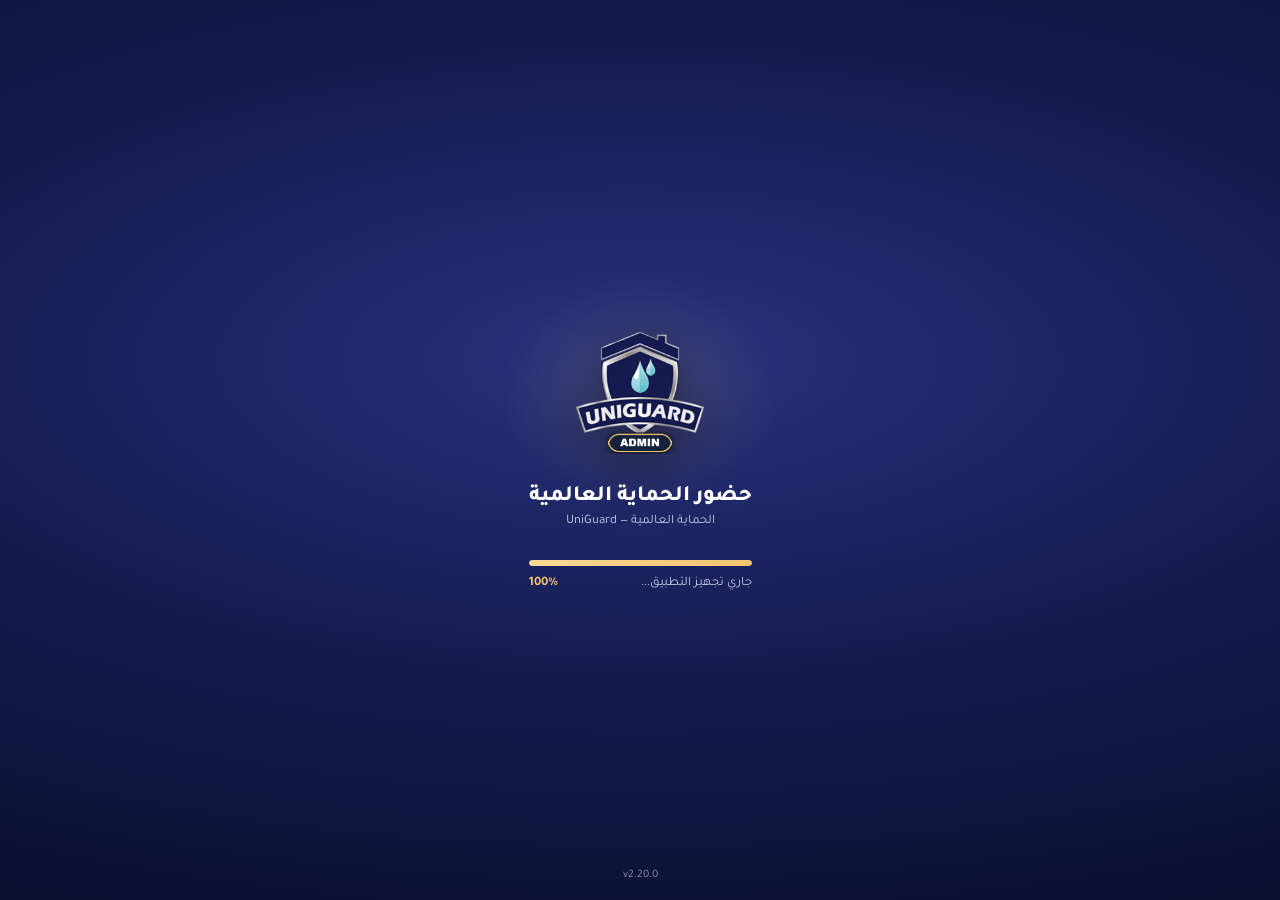
<file: admin.html>
<!DOCTYPE html>
<html lang="ar" dir="rtl">
<head>
<meta charset="UTF-8">
<meta name="viewport" content="width=device-width, initial-scale=1, maximum-scale=1, user-scalable=no, viewport-fit=cover">
<meta name="theme-color" content="#141a4d">
<meta name="mobile-web-app-capable" content="yes">
<meta name="apple-mobile-web-app-capable" content="yes">
<meta name="apple-mobile-web-app-status-bar-style" content="black-translucent">
<meta name="apple-mobile-web-app-title" content="UniGuard إدارة">
<title>UniGuard — الإدارة</title>
<script>
  // مدير مسجّل دخوله سابقًا: خلفية داكنة حتى تظهر اللوحة (لا وميض فاتح قبل تحميل السكربت)
  try{ if(localStorage.getItem('hudurak_admin_device') || localStorage.getItem('hudurak_admin_token')) document.documentElement.classList.add('booting'); }catch(e){}
  // صفحة الحساب ولوحة الإدارة بتصميم واحد (كحلي + أبيض + ذهبي): متغيرات --w-* في css/app.css
  document.documentElement.classList.add('themed', 'role-a');
  // داخل الحساب (booting): لا شاشة بداية ولا شريط تحميل — الصفحة تظهر ثابتة مباشرة عند الفتح والتحديث (sp-skip، js/splash.js).
  // قبل الدخول: شاشة البداية ظاهرة من أول لحظة
  document.documentElement.classList.add(document.documentElement.classList.contains('booting') ? 'sp-skip' : 'scroll-lock');
  // حدث «قابل للتثبيت» يُلتقط من أول لحظة: قد يصل قبل تحميل install.js، ولا يُرسله المتصفح مرة ثانية
  window.addEventListener('beforeinstallprompt', function(e){ e.preventDefault(); window.__bip = e; });
</script>
<style>.booting body{background:#f4f5f9}
html.sp-skip #splash{display:none!important}
/* شاشة التحميل: ظاهرة من أول لحظة (قبل تحميل أي سكربت) وتُخفى حين يجهز التطبيق */
#splash{position:fixed;inset:0;z-index:200000;display:flex;flex-direction:column;align-items:center;justify-content:center;padding:24px;
  color:#fff;font-family:'Tajawal',Tahoma,sans-serif;text-align:center;transition:opacity .35s ease;}
/* الخلفية بلون كحلي الشعار في طبقة مستقلة: تتلاشى وحدها بينما ينتقل الشعار إلى صفحة الدخول (sp-fly) */
#splash::before{content:"";position:absolute;inset:0;z-index:-1;background:radial-gradient(120% 70% at 50% 40%,#27337d 0%,#141a4d 52%,#0a0e2c 100%);transition:opacity .5s ease .1s;}
#splash.sp-out:not(.sp-fly){opacity:0;pointer-events:none;}
#splash.sp-fly{pointer-events:none;}
#splash.sp-fly::before{opacity:0;}
#splash.sp-fly .sp-txt,#splash.sp-fly .sp-ver{opacity:0!important;transition:opacity .2s ease;} /* (!important: يغلب #splash.fx .sp-txt) */
#splash.sp-hide{display:none;}
#splash .sp-box{width:100%;max-width:320px;display:flex;flex-direction:column;align-items:center;}
#splash .sp-stage{position:relative;width:220px;height:170px;display:flex;align-items:center;justify-content:center;margin-bottom:6px;}
#splash .sp-stage::before{content:"";position:absolute;inset:-30px;border-radius:50%;background:radial-gradient(closest-side,rgba(243,197,114,.16),transparent);transition:opacity .3s;} /* هالة خفيفة خلف الشعار */
#splash.sp-fly .sp-stage::before{opacity:0;}
#splash .sp-mark{position:relative;z-index:2;line-height:0;}
#splash .sp-logo{height:122px;width:auto;max-width:none;display:block;filter:drop-shadow(0 10px 24px rgba(0,0,0,.4));}
#splash .sp-name{font-size:22px;font-weight:800;}
#splash .sp-co{font-size:13px;color:#c3c9e4;margin-top:4px;}
#splash .sp-bar{width:100%;height:6px;border-radius:6px;background:rgba(255,255,255,.12);overflow:hidden;margin-top:30px;}
#splash .sp-bar span{display:block;height:100%;width:4%;border-radius:6px;background:linear-gradient(90deg,#f8d995,#f3c572);transition:width .4s ease;}
#splash .sp-row{display:flex;justify-content:space-between;gap:10px;width:100%;margin-top:10px;font-size:13px;color:#c3c9e4;}
#splash .sp-row b{color:#f3c572;direction:ltr;}
#splash .sp-err{margin-top:18px;font-size:14px;line-height:1.8;}
#splash .sp-err button{margin:12px 4px 0;padding:10px 18px;border-radius:12px;border:0;font:inherit;font-weight:700;cursor:pointer;min-height:44px;}
#splash .sp-ver{position:absolute;bottom:max(18px,env(safe-area-inset-bottom));font-size:11.5px;color:#8a92b8;direction:ltr;}
/* بلا مكتبة الحركة (أول فتح بطيء أو تعذّر تحميلها): ظهور بسيط بعد لحظة. js/splash.js يضيف fx ويتولى الحركة */
#splash .sp-mark,#splash .sp-txt{opacity:0;animation:spFade .45s ease .6s forwards;}
#splash.fx .sp-mark,#splash.fx .sp-txt{opacity:1;animation:none;}
#splash.sp-ready .sp-mark,#splash.sp-ready .sp-txt{opacity:1;animation:none;} /* الإخفاء بدأ قبل ظهور CSS: يظهر الشعار والشريط فورًا (js/splash.js) */
@keyframes spFade{to{opacity:1;}}
/* بوابة التثبيت (فوق كل الشاشات، تحت شاشة التحميل) */
#installGate{position:fixed;inset:0;z-index:150000;overflow-y:auto;display:flex;align-items:center;justify-content:center;padding:28px 16px;
  background:radial-gradient(circle at 80% 8%,rgba(231,173,79,.22),transparent 22rem),linear-gradient(160deg,#0a0e2c,#27337d 70%,#2f3d8f);
  color:#fff;font-family:'Tajawal',Tahoma,sans-serif;text-align:center;}
#installGate.hidden{display:none!important;}
#installGate .ig-box{width:100%;max-width:400px;margin:auto;}
#installGate .ig-logo{height:78px;width:auto;margin:0 auto 12px;display:block;filter:drop-shadow(0 4px 12px rgba(0,0,0,.3));}
#installGate .ig-logo:not([src]){visibility:hidden;}
#installGate h1{font-size:23px;font-weight:800;margin:0 0 8px;line-height:1.4;}
#installGate .ig-sub{color:#c9d0de;font-size:14.5px;line-height:1.8;margin:0 0 16px;}
#installGate .ig-feats{list-style:none;margin:0 0 20px;padding:12px 14px;background:rgba(255,255,255,.07);border-radius:16px;text-align:right;}
#installGate .ig-feats li{display:flex;align-items:center;gap:10px;font-size:14px;padding:5px 0;color:#e3e8f2;}
#installGate .ig-feats li span{width:30px;height:30px;flex:none;border-radius:9px;background:rgba(231,173,79,.18);display:flex;align-items:center;justify-content:center;}
#installGate .ig-btn{display:flex;align-items:center;justify-content:center;gap:8px;width:100%;min-height:58px;border:0;border-radius:16px;
  background:linear-gradient(135deg,#f8d995,#e7ad4f);color:#141a4d;font:inherit;font-size:18px;font-weight:800;cursor:pointer;text-decoration:none;
  box-shadow:0 10px 26px rgba(231,173,79,.35);animation:igGlow 2s ease-in-out infinite;}
#installGate .ig-btn:disabled{opacity:.6;animation:none;cursor:default;}
#installGate .ig-btn2{display:block;width:100%;margin-top:10px;min-height:46px;border-radius:14px;border:1px solid rgba(255,255,255,.3);
  background:transparent;color:#fff;font:inherit;font-size:15px;font-weight:700;cursor:pointer;}
#installGate .ig-steps{text-align:right;font-size:15px;line-height:2;background:rgba(255,255,255,.08);border-radius:14px;padding:12px 16px;margin:0;}
#installGate ol.ig-steps{padding-right:34px;}
#installGate .ig-steps svg{width:20px;height:20px;vertical-align:-5px;fill:none;stroke:#e7ad4f;stroke-width:2;stroke-linecap:round;stroke-linejoin:round;}
#installGate .ig-hint{font-size:12.5px;color:#aeb8cf;margin:10px 0 0;line-height:1.8;}
#installGate .ig-hint a{color:#e7ad4f;}
#installGate .ig-ok{font-size:19px;font-weight:800;color:#7ee0b0;margin-bottom:10px;}
#installGate .ig-admin{display:inline-block;margin-top:22px;font-size:12.5px;color:#8f9bb5;text-decoration:underline;cursor:pointer;}
@keyframes igGlow{50%{box-shadow:0 10px 34px rgba(231,173,79,.6);}}
@media (prefers-reduced-motion:reduce){#installGate .ig-btn{animation:none;}}
@media (prefers-reduced-motion:reduce){#splash .sp-mark,#splash .sp-txt{animation-delay:0s;animation-duration:.01ms;}}
#installGate .ig-steps{color:#eef2f8;}
/* الشاشات الثابتة (التحميل، التثبيت، القفل): الصفحة خلفها لا تتحرك ولا ترتد ولا يظهر شريط فاتح أسفلها.
   صنف scroll-lock يضعه التطبيق ويزيله حسب الحالة الفعلية (updateScrollLock) — بدل محدد :has() الذي لا تعيد
   بعض نسخ سفاري حسابه بعد إخفاء الشاشة، فتبقى الصفحة لا تتمرّر */
html.scroll-lock, html.scroll-lock body{overflow:hidden!important;overscroll-behavior:none;background:#141a4d!important;height:100%;}
#splash, #installGate{overscroll-behavior:none;-webkit-user-select:none;user-select:none;-webkit-tap-highlight-color:transparent;}
#splash{touch-action:none;}
#splash .sp-logo, #installGate .ig-logo{-webkit-user-drag:none;pointer-events:none;}
</style>
<link rel="icon" id="appFavicon" type="image/png" href="">
<link rel="manifest" href="manifest-admin.webmanifest">
<link rel="apple-touch-icon" href="apple-touch-icon-admin.png">
<link rel="preconnect" href="https://fonts.googleapis.com">
<link rel="preconnect" href="https://fonts.gstatic.com" crossorigin>
<link href="https://fonts.googleapis.com/css2?family=Tajawal:wght@400;500;700;800&family=IBM+Plex+Mono:wght@500;600;700&display=swap" rel="stylesheet">
<link rel="stylesheet" href="css/app.css?v=2.20.0">
<script>/* ملف التنسيق لم يصل (شبكة متقطعة أو خطأ مؤقت): يُعاد طلبه تلقائيًا بدل صفحة بلا تنسيق تظهر فيها كل النوافذ فوق بعضها */
(function(){
  var n = 0;
  function cssOk(){ var t = document.createElement('div'); t.className = 'hidden'; document.body.appendChild(t); var ok = getComputedStyle(t).display === 'none'; t.remove(); return ok; }
  function retry(){
    if(cssOk()) return;
    if(++n > 4){ // آخر حل: إعادة تحميل الصفحة — مرة في الدقيقة على الأكثر (لا حلقة إعادة تحميل بلا إنترنت)
      try{ if(Date.now() - Number(sessionStorage.getItem('hudurak_css_reload') || 0) > 60000){ sessionStorage.setItem('hudurak_css_reload', String(Date.now())); location.reload(); } }catch(e){}
      return;
    }
    var old = document.querySelector('link[href*="css/app.css"]'), l = document.createElement('link');
    l.rel = 'stylesheet'; l.href = old.href.split('&r=')[0] + '&r=' + Date.now();
    l.onload = function(){ old.remove(); }; l.onerror = function(){ setTimeout(retry, 1200 * n); };
    old.after(l);
  }
  window.addEventListener('load', function(){ if(!cssOk()) retry(); });
})();</script>
</head>
<body>
<!-- ============ شاشة التحميل ============ -->
<div id="splash" role="status" aria-live="polite">
  <div class="sp-box">
    <div class="sp-stage" aria-hidden="true">
      <div class="sp-mark"><img alt="UniGuard" class="brand-logo sp-logo" src="img/logo-admin.png"></div>
    </div>
    <div class="sp-txt">
      <div class="sp-name">حضور الحماية العالمية</div>
      <div class="sp-co">الحماية العالمية — UniGuard</div>
      <div class="sp-bar"><span id="spBar"></span></div>
      <div class="sp-row"><span id="spText">جاري تجهيز التطبيق...</span><b id="spPct">0%</b></div>
    </div>
    <div id="spErr" class="sp-err hidden">
      <div id="spErrText"></div>
      <button style="background:#f3c572;color:#141a4d;" onclick="location.reload()">إعادة المحاولة</button>
      <button style="background:rgba(255,255,255,.12);color:#fff;" onclick="Splash.hide()">المتابعة</button>
    </div>
  </div>
  <div class="sp-ver" id="spVer"></div>
</div>
<script>window.__spT = performance.now(); /* لحظة رسم شاشة البداية (js/splash.js) */</script>
<script src="js/vendor/gsap-3.15.0.min.js"></script>
<script src="js/splash.js?v=2.20.0"></script>
<div id="apiProgressBar"></div>

<!-- ============ قفل التطبيق (يُفتح بقفل الهاتف نفسه) ============ -->
<div id="screen-lock" class="lock-screen hidden">
  <div class="lock-box">
    <img alt="UniGuard" class="brand-logo lock-logo">
    <div class="lock-app">حضور الحماية العالمية</div>
    <div class="lock-icon" aria-hidden="true">
      <svg width="44" height="44" viewBox="0 0 24 24" fill="none" stroke="currentColor" stroke-width="2" stroke-linecap="round" stroke-linejoin="round"><rect x="4" y="11" width="16" height="10" rx="2"></rect><path d="M8 11V7a4 4 0 0 1 8 0v4"></path></svg>
    </div>
    <h2 id="lockName">مرحبًا</h2>
    <p id="lockHint">افتح التطبيق ببصمة الإصبع أو الوجه أو رمز قفل الهاتف</p>
    <button class="btn btn-amber btn-block lock-btn" id="lockBtn" onclick="unlockApp(true)"><svg class="ic" aria-hidden="true"><use href="#i-fingerprint"/></svg>افتح بقفل الهاتف</button>
    <p id="lockHelp" class="lock-help hidden">إذا غيّرت قفل هاتفك أو حذفت مفتاح التطبيق، اطلب من الإدارة «إعادة ضبط القفل» ثم أعد فتح التطبيق.</p>
    <div class="lock-links">
      <span id="lockPwLink" class="hidden" onclick="adminLockUsePassword()">الدخول باسم المستخدم وكلمة المرور</span>
    </div>
  </div>
</div>

<!-- ============ ADMIN LOGIN ============ -->
<div id="screen-admin-login" class="landing theme-brand hidden">
  <div class="landing-hero">
    <div class="brand"><img alt="Uniguard" class="brand-logo"><span class="brand-tag">حضور الحماية العالمية</span></div>
    <h1>لوحة تحكم الإدارة</h1>
    <p>تابع جميع العمال، اعتمد الحضور، وراقب التكلفة التشغيلية اليومية والشهرية.</p>
  </div>
  <div class="landing-form">
    <div class="card">
      <h2 id="alTitle">دخول الإدارة</h2>
      <p class="sub" id="alSub">اسم المستخدم وكلمة المرور</p>
      <div>
        <div class="field" id="alUserRow"><label for="adminUser">اسم المستخدم</label><input id="adminUser" autocomplete="username" dir="ltr" autocapitalize="none" spellcheck="false" onkeydown="if(event.key==='Enter')adminLogin()"></div>
        <div class="field"><label id="alPassLabel" for="adminPass">كلمة المرور</label><input type="password" id="adminPass" autocomplete="current-password" dir="ltr" onkeydown="if(event.key==='Enter')adminLogin()"></div>
        <div class="hidden" id="alNewRows">
          <div class="field" id="alNewUserRow"><label for="adminNewUser">اسم المستخدم (دائم)</label><input id="adminNewUser" dir="ltr" autocomplete="username" autocapitalize="none" spellcheck="false" placeholder="مثل: admin"></div>
          <div class="field"><label for="adminNewPass">كلمة المرور الجديدة</label><input type="password" id="adminNewPass" autocomplete="new-password" dir="ltr"></div>
          <div class="field"><label for="adminNewPass2">تأكيد كلمة المرور الجديدة</label><input type="password" id="adminNewPass2" autocomplete="new-password" dir="ltr"></div>
          <p class="al-hint">10 أحرف على الأقل، وفيها حروف وأرقام.</p>
        </div>
      </div>
      <button class="btn btn-amber btn-block" id="adminLoginBtn" onclick="adminLogin()">دخول</button>
      <p id="adminLoginError" class="hidden login-err" role="alert"></p>
    </div>
  </div>
</div>

<!-- ============ ADMIN DASHBOARD ============ -->
<div id="screen-admin" class="hidden a-page">
  <div class="w-bar a-bar">
    <div class="a-brand"><img alt="UniGuard" class="brand-logo w-logo"><span>لوحة الإدارة</span></div>
    <div class="w-bar-acts">
      <button class="w-ib" onclick="openAbout()" title="حول التطبيق" aria-label="حول التطبيق"><svg class="ic" aria-hidden="true"><use href="#i-info"/></svg></button>
      <button class="w-ib" onclick="openAdminSecurity()" title="أمان الحساب" aria-label="أمان الحساب"><svg class="ic" aria-hidden="true"><use href="#i-shield-check"/></svg></button>
      <button class="w-ib" id="adminExitBtn" onclick="adminExit()" title="تسجيل الخروج" aria-label="تسجيل الخروج"><svg class="ic" aria-hidden="true"><use href="#i-log-out"/></svg></button>
    </div>
  </div>
  <div class="admin-layout">
    <div class="sidebar">
      <button class="admin-tab active" data-tab="overview" onclick="switchAdminTab('overview')"><svg class="ic" aria-hidden="true"><use href="#i-layout-dashboard"/></svg><span>نظرة عامة</span></button>
      <button class="admin-tab" data-tab="workers" onclick="switchAdminTab('workers')"><svg class="ic" aria-hidden="true"><use href="#i-users"/></svg><span>العمال</span></button>
      <button class="admin-tab" data-tab="summary" onclick="switchAdminTab('summary')"><svg class="ic" aria-hidden="true"><use href="#i-chart-column"/></svg><span>الملخص</span></button>
      <button class="admin-tab" data-tab="log" onclick="switchAdminTab('log')"><svg class="ic" aria-hidden="true"><use href="#i-clipboard-list"/></svg><span>كشف الدوام</span></button>
      <button class="admin-tab" data-tab="devices" onclick="switchAdminTab('devices')"><svg class="ic" aria-hidden="true"><use href="#i-smartphone"/></svg><span>أجهزة جديدة<span class="count-badge hidden" id="devicesTabCount">0</span></span></button>
    </div>
    <div class="admin-main">

      <div id="tab-overview">
        <div id="serverNotice" class="server-notice hidden" role="status"></div>
        <div class="rules-bar">
          <div class="rules-bar-ic" aria-hidden="true"><svg class="ic" aria-hidden="true"><use href="#i-map-pin"/></svg></div>
          <div class="rules-bar-txt"><b>شروط تسجيل الحضور</b><div class="rules-chips" id="rulesSummary"></div></div>
          <button class="btn btn-outline btn-sm" onclick="openRulesModal()"><svg class="ic" aria-hidden="true"><use href="#i-pencil"/></svg>تعديل</button>
        </div>
        <div class="grid-4">
          <div class="stat-card"><div class="stat-icon"><svg class="ic" aria-hidden="true"><use href="#i-users"/></svg></div><div><span>إجمالي العمال</span><b id="admTotalWorkers">0</b></div></div>
          <div class="stat-card"><div class="stat-icon warn"><svg class="ic" aria-hidden="true"><use href="#i-clock"/></svg></div><div><span>طلبات بانتظار الموافقة</span><b id="admPending">0</b></div></div>
          <div class="stat-card"><div class="stat-icon ok"><svg class="ic" aria-hidden="true"><use href="#i-banknote"/></svg></div><div><span>تكلفة التشغيل اليوم</span><b id="admDailyCost">0</b></div></div>
          <div class="stat-card"><div class="stat-icon ok"><svg class="ic" aria-hidden="true"><use href="#i-wallet"/></svg></div><div><span>تكلفة التشغيل هذا الشهر</span><b id="admMonthCost">0</b></div></div>
        </div>

        <div class="table-panel">
          <div class="section-title"><h3>طلبات تسجيل عمال جدد<span class="count-badge hidden" id="pendingWorkersCount">0</span></h3></div>
          <div id="pendingWorkersBody" class="req-list"></div>
          <div id="pendingWorkersEmpty" class="empty hidden">لا توجد طلبات تسجيل جديدة</div>
        </div>

        <div class="table-panel">
          <div class="section-title"><h3>طلبات حضور بانتظار الموافقة</h3><div class="tools"><input type="search" id="pendingSearch" class="search-input" placeholder="بحث بالاسم" oninput="pageReset('pendingBody');renderPending()"><button class="btn btn-green btn-sm" onclick="approveAllPending()"><svg class="ic" aria-hidden="true"><use href="#i-check-check"/></svg>اعتماد الكل</button></div></div>
          <div class="tbl-scroll"><table class="table-responsive">
            <thead><tr><th>العامل</th><th>المهنة</th><th>التاريخ</th><th>الوقت</th><th>إجراء</th></tr></thead>
            <tbody id="pendingBody"></tbody>
          </table></div>
          <div id="pendingEmpty" class="empty hidden">لا توجد طلبات بانتظار الموافقة</div>
        </div>
      </div>

      <div id="tab-workers" class="hidden">
        <div class="table-panel">
          <div class="section-title"><h3>قائمة العمال</h3><div class="tools"><input type="search" id="workerSearch" class="search-input" placeholder="بحث بالاسم أو المهنة أو رقم الهاتف" oninput="pageReset('workersBody');renderWorkersTable()"><button class="btn btn-amber btn-sm" onclick="openAdminFace('create')"><svg class="ic" aria-hidden="true"><use href="#i-user-plus"/></svg>إضافة عامل</button><button class="btn btn-amber btn-sm" onclick="openGroupCheckin()"><svg class="ic" aria-hidden="true"><use href="#i-scan-face"/></svg>حضور جماعي</button><button class="btn btn-outline btn-sm" onclick="openMessageModal()"><svg class="ic" aria-hidden="true"><use href="#i-mail"/></svg>رسالة لكل العمال</button></div></div>
          <div class="tbl-scroll"><table class="table-responsive">
            <thead><tr><th>الاسم</th><th>المهنة</th><th>اليومية</th><th>رقم الهاتف</th><th>الحالة</th><th>تاريخ التسجيل</th><th>إجراءات</th></tr></thead>
            <tbody id="workersBody"></tbody>
          </table></div>
          <div id="workersEmpty" class="empty hidden">لا يوجد عمال لعرضهم</div>
        </div>

        <div class="table-panel">
          <div class="section-title"><h3 class="msg-h3"><span class="msg-h3-ic"><svg class="ic" aria-hidden="true"><use href="#i-mail"/></svg></span>الرسائل المرسلة للعمال</h3><button class="btn btn-outline btn-sm" onclick="openMessageModal()"><svg class="ic" aria-hidden="true"><use href="#i-send"/></svg>رسالة لكل العمال</button></div>
          <p class="al-hint">لرسالة لعامل واحد اضغط «رسالة» في صفّه بالجدول أعلاه. الحالة: أُرسلت ← وصلت (ظهرت على هاتفه) ← ✓ تم.</p>
          <div id="messagesBody" class="msg-list"></div>
          <div id="messagesEmpty" class="empty hidden">لم تُرسل رسائل بعد</div>
        </div>
      </div>

      <div id="tab-summary" class="hidden">
        <details class="table-panel" open>
          <summary class="section-title"><h3>كشف الدوام الرسمي الشهري</h3></summary>
          <div class="tools" style="justify-content:flex-end;margin-bottom:14px;">
            <input type="search" id="matrixSearch" class="search-input" placeholder="بحث عن عامل" oninput="renderMonthlyMatrix()">
            <select id="matrixMonthSelect" class="search-input" onchange="renderAdminSummary()"></select>
          </div>
          <div class="tbl-scroll always">
            <table id="matrixTable" style="min-width:600px;"></table>
          </div>
          <div id="matrixEmpty" class="empty hidden">لا يوجد عمال لهذا الشهر</div>
          <div class="summary-actions">
            <button class="btn btn-green" id="closeMonthBtn" onclick="closeMonthForAll()"><svg class="ic" aria-hidden="true"><use href="#i-circle-check-big"/></svg>تصفية الشهر وإنشاء تقرير PDF</button>
            <button class="btn btn-outline" id="previewPdfBtn" onclick="previewReportPdf()"><svg class="ic" aria-hidden="true"><use href="#i-eye"/></svg>معاينة التقرير PDF (بدون تصفية)</button>
          </div>
          <p class="summary-note">التقرير يشمل: كشف الدوام الكامل، ملخص الحسابات لكل عامل، كشف السلف، التكلفة التشغيلية لكل مهنة والإجمالية. عند التصفية يُحفظ كملف Google Sheets مستقل باسم الشهر (في نفس مجلد ملف العمل) ويمكن فتحه أو تنزيله لاحقًا من الأرشيف.</p>
        </details>

        <details class="table-panel" open>
          <summary class="section-title"><h3 id="professionTitle">التكلفة التشغيلية حسب المهنة</h3></summary>
          <div class="tbl-scroll"><table class="table-responsive">
            <thead><tr><th>المهنة</th><th>عدد العمال</th><th>أيام معتمدة</th><th>التكلفة</th></tr></thead>
            <tbody id="professionBody"></tbody>
            <tfoot id="professionFoot"></tfoot>
          </table></div>
          <div id="professionEmpty" class="empty hidden">لا يوجد حضور معتمد في هذا الشهر</div>
        </details>

        <details class="table-panel" open>
          <summary class="section-title"><h3 id="accountsTitle">ملخص حسابات العمال</h3></summary>
          <!-- حالة الشهر المختار (renderAccountsTable): مُصفّى = ملخص محفوظ للعرض فقط، الحالي = تصفية وسلف -->
          <div class="acc-status" id="accountsNote"></div>
          <div class="panel-tools"><input type="search" id="accountSearch" class="search-input" placeholder="بحث بالاسم أو المهنة" oninput="pageReset('accountsBody');renderAccountsTable()"></div>
          <div class="tbl-scroll"><table class="table-responsive">
            <thead id="accountsHead"><tr><th>العامل</th><th>المهنة</th><th>المستحق</th><th>السلف</th><th>الرصيد الصافي</th><th>إجراءات</th></tr></thead>
            <tbody id="accountsBody"></tbody>
            <tfoot id="accountsFoot"></tfoot>
          </table></div>
          <div id="accountsEmpty" class="empty hidden">لا يوجد عمال لعرضهم</div>
        </details>

        <details class="table-panel">
          <summary class="section-title"><h3 id="monthAdvTitle">كشف السلف</h3></summary>
          <div class="tbl-scroll"><table class="table-responsive">
            <thead><tr><th>التاريخ</th><th>العامل</th><th>المهنة</th><th>المبلغ</th><th>ملاحظة</th></tr></thead>
            <tbody id="monthAdvBody"></tbody>
            <tfoot id="monthAdvFoot"></tfoot>
          </table></div>
          <div id="monthAdvEmpty" class="empty hidden">لا توجد سلف في هذا الشهر</div>
        </details>

        <details class="table-panel">
          <summary class="section-title"><h3>الأرشيف الشهري المحفوظ</h3></summary>
          <div class="tbl-scroll"><table class="table-responsive">
            <thead><tr><th>الشهر</th><th>تاريخ التصفية</th><th>عدد العمال</th><th>التكلفة التشغيلية</th><th>الصافي المدفوع</th><th></th></tr></thead>
            <tbody id="archiveBody"></tbody>
          </table></div>
          <div id="archiveEmpty" class="empty hidden">لا يوجد أرشيف بعد</div>
        </details>
      </div>

      <div id="tab-log" class="hidden">
        <div class="table-panel">
          <div class="section-title">
            <h3>كشف الدوام الكامل</h3>
            <div class="tools">
              <input type="search" id="logSearch" class="search-input" placeholder="بحث بالاسم أو التاريخ" oninput="pageReset('fullLogBody');renderAdminLog()">
              <select id="logFilter" class="search-input" onchange="pageReset('fullLogBody');renderAdminLog()">
                <option value="">كل العمال</option>
              </select>
            </div>
          </div>
          <div class="tbl-scroll"><table class="table-compact">
            <thead><tr><th>العامل</th><th>التاريخ</th><th>الوقت</th><th>الحالة</th></tr></thead>
            <tbody id="fullLogBody"></tbody>
          </table></div>
          <div id="fullLogEmpty" class="empty hidden">لا توجد سجلات لعرضها</div>
        </div>
      </div>

      <div id="tab-devices" class="hidden">
        <div class="table-panel">
          <div class="section-title"><h3>طلبات دخول من أجهزة جديدة</h3></div>
          <p style="margin-bottom:14px;">كل عامل مرتبط بجهاز واحد معتمد. عند محاولة الدخول من جهاز مختلف يظهر طلبه هنا — لن يتمكن من الدخول حتى تعتمد جهازه أو ترفضه.</p>
          <div id="devicesBody" class="req-list"></div>
          <div id="devicesEmpty" class="empty hidden">لا توجد طلبات أجهزة جديدة</div>
        </div>
      </div>

    </div>
  </div>
</div>

<div id="toast" class="toast"></div>

<!-- ============ تفعيل الفتح بقفل الهاتف ============ -->
<div id="passkeyModal" class="hidden" style="position:fixed;inset:0;background:rgba(10,14,44,.7);display:flex;align-items:center;justify-content:center;z-index:210;">
  <div class="card about-card" style="max-width:400px;text-align:center;">
    <div class="lock-icon" style="margin:4px auto 12px;" aria-hidden="true">
      <svg width="40" height="40" viewBox="0 0 24 24" fill="none" stroke="currentColor" stroke-width="2" stroke-linecap="round" stroke-linejoin="round"><rect x="4" y="11" width="16" height="10" rx="2"></rect><path d="M8 11V7a4 4 0 0 1 8 0v4"></path></svg>
    </div>
    <h2>احمِ حسابك بقفل الهاتف</h2>
    <p class="sub">بعد التفعيل يُفتح التطبيق ببصمة الإصبع أو الوجه أو رمز قفل هاتفك فقط، فلا يستطيع أحد غيرك فتح حسابك. التطبيق لا يرى بصمتك ولا رمزك.</p>
    <button class="btn btn-amber btn-block" id="passkeyYes" onclick="enablePasskey()"><svg class="ic" aria-hidden="true"><use href="#i-fingerprint"/></svg>تفعيل الآن</button>
    <button class="btn btn-outline btn-block" style="margin-top:10px;" onclick="passkeyLater()">لاحقًا</button>
  </div>
</div>

<!-- ============ ADVANCE PAYMENT MODAL ============ -->
<div id="advanceModal" class="hidden" style="position:fixed;inset:0;background:rgba(10,14,44,.7);display:flex;align-items:center;justify-content:center;z-index:200;">
  <div class="card" style="max-width:380px;">
    <h2>تسجيل سلفة</h2>
    <p class="sub" id="advanceWorkerLabel">للعامل: -</p>
    <div class="field"><label for="advanceAmount">قيمة السلفة</label><input type="number" id="advanceAmount" placeholder="مثال: 200"></div>
    <button class="btn btn-amber btn-block" onclick="submitAdvance()">حفظ السلفة</button>
    <button class="btn btn-outline btn-block" style="margin-top:10px;" onclick="closeAdvanceModal()">إلغاء</button>
  </div>
</div>

<!-- ============ وجه العامل من تطبيق الإدارة: فتح حساب جديد ببصمته، أو التقاط بصمة عامل موجود ============ -->
<div id="adminFaceModal" class="hidden afm-overlay">
  <div class="card afm-card" role="dialog" aria-modal="true" aria-labelledby="afmTitle">
    <h2 id="afmTitle">إضافة عامل</h2>
    <p class="sub" id="afmSub">بيانات العامل ثم بصمة وجهه بكاميرا هذا الجهاز</p>
    <div id="afmForm" class="afm-form">
      <div class="field"><label for="afmName">الاسم الكامل</label><input id="afmName" autocomplete="off" placeholder="الاسم الثنائي على الأقل"></div>
      <div class="field"><label for="afmPhone">رقم هاتف العامل</label><input id="afmPhone" type="tel" inputmode="tel" dir="ltr" autocomplete="off" placeholder="05xxxxxxxx"></div>
      <div class="afm-row">
        <div class="field"><label for="afmProfession">المهنة</label><select id="afmProfession"></select></div>
        <div class="field"><label for="afmWage">اليومية</label><input id="afmWage" type="number" inputmode="decimal" min="0" placeholder="مثال: 150"></div>
      </div>
    </div>
    <div class="cam-wrap">
      <video id="afmVideo" autoplay muted playsinline></video>
      <div class="face-guide"></div>
      <div class="face-done" aria-hidden="true"><svg viewBox="0 0 52 52"><circle class="fd-ring" cx="26" cy="26" r="24"/><circle class="fd-bg" cx="26" cy="26" r="24"/><path d="M15 27l7 7 15-15"/></svg></div>
      <div id="afmStatus" class="cam-status">جاري تشغيل الكاميرا...</div>
      <button class="cam-flip" type="button" onclick="flipAdminCamera('afm')" aria-label="تبديل الكاميرا الأمامية والخلفية" title="تبديل الكاميرا"><svg class="ic" aria-hidden="true"><use href="#i-switch-camera"/></svg></button>
    </div>
    <p class="al-hint">يقف العامل أمام الكاميرا وينظر إليها، ثم يدير رأسه قليلًا يمينًا ويسارًا عندما يُطلب منه.</p>
    <button class="btn btn-amber btn-block" id="afmSave" onclick="saveAdminFace()" disabled>حفظ</button>
    <div class="afm-actions">
      <button class="btn btn-outline btn-block" onclick="restartAdminFace()">إعادة الالتقاط</button>
      <button class="btn btn-outline btn-block" onclick="closeAdminFace()">إلغاء</button>
    </div>
  </div>
</div>

<!-- ============ الحضور الجماعي: كاميرا الإدارة تتعرّف على كل وجه أمامها وتسجّل حضوره ============ -->
<div id="groupModal" class="hidden grp-overlay">
  <div class="grp-card" role="dialog" aria-modal="true" aria-labelledby="grpTitle">
    <div class="grp-head">
      <h2 id="grpTitle">الحضور الجماعي</h2>
      <span class="grp-count" id="grpCount">0 حضور</span>
      <button class="mc-x grp-x" onclick="closeGroupCheckin()" aria-label="إغلاق"><svg class="ic" aria-hidden="true"><use href="#i-x"/></svg></button>
    </div>
    <div class="grp-cam">
      <video id="grpVideo" autoplay muted playsinline></video>
      <canvas id="grpOverlay" aria-hidden="true"></canvas>
      <div id="grpStatus" class="cam-status">جاري تشغيل الكاميرا...</div>
      <button class="cam-flip" type="button" onclick="flipAdminCamera('grp')" aria-label="تبديل الكاميرا الأمامية والخلفية" title="تبديل الكاميرا"><svg class="ic" aria-hidden="true"><use href="#i-switch-camera"/></svg></button>
    </div>
    <p class="al-hint">وجّه الكاميرا للعمال: كل وجه يُتعرَّف عليه يُسجَّل حضوره اليوم معتمدًا مرة واحدة. يمر العمال واحدًا تلو الآخر أو عدة وجوه معًا.</p>
    <div id="grpList" class="grp-list"></div>
  </div>
</div>

<!-- ============ رسالة للعمال: لكل العمال (الزر العلوي) أو لعامل واحد (زر صفّه في الجدول) ============ -->
<div id="msgComposeModal" class="hidden mc-overlay" onclick="if(event.target===this)closeMessageModal()">
  <div class="card mc-card" role="dialog" aria-modal="true" aria-labelledby="mcTitle">
    <div class="mc-head">
      <div class="mc-top"><img alt="UniGuard" class="brand-logo mc-logo"><button class="mc-x" onclick="closeMessageModal()" aria-label="إغلاق"><svg class="ic" aria-hidden="true"><use href="#i-x"/></svg></button></div>
      <div class="mc-titlebar">
        <div class="mc-icon" aria-hidden="true"><svg viewBox="0 0 24 24" fill="none" stroke="currentColor" stroke-width="2" stroke-linecap="round" stroke-linejoin="round"><rect x="2.5" y="5" width="19" height="14" rx="3"/><path d="M3.5 7l7.3 5.4a2 2 0 0 0 2.4 0L20.5 7"/></svg></div>
        <div><h2 id="mcTitle">رسالة لكل العمال</h2><p>تظهر في تطبيق العامل ولا تختفي حتى يضغط «تم»، وتصله كإشعار على هاتفه</p></div>
      </div>
    </div>
    <div class="mc-body">
      <div class="mc-to-label">إلى</div>
      <div class="mc-to" id="mcTo"></div>
      <div class="field"><label for="msgTitle">العنوان <small>(اختياري)</small></label><input id="msgTitle" maxlength="80" placeholder="مثال: تنبيه مهم"></div>
      <div class="field mc-field-body"><label for="msgBody">نص الرسالة</label>
        <textarea id="msgBody" maxlength="600" placeholder="اكتب رسالتك هنا..." oninput="updateMsgCounter()"></textarea>
        <span class="mc-count" id="mcCount">0 / 600</span></div>
      <button class="btn btn-amber btn-block mc-send" id="msgSendBtn" onclick="sendWorkerMessage()">إرسال</button>
    </div>
  </div>
</div>

<!-- ============ ARCHIVE VIEW MODAL ============ -->
<div id="archiveViewModal" class="hidden" style="position:fixed;inset:0;background:rgba(10,14,44,.7);display:flex;align-items:center;justify-content:center;z-index:200;padding:20px;">
  <div class="card" style="max-width:900px;width:100%;max-height:85vh;overflow:auto;">
    <h2 id="archiveViewTitle">كشف الدوام</h2>
    <div id="archiveViewContent"></div>
    <button class="btn btn-outline btn-block" style="margin-top:14px;" onclick="closeArchiveView()">إغلاق</button>
  </div>
</div>

<!-- ============ شروط تسجيل الحضور: موقع العمل على الخريطة + وقت الحضور ============ -->
<div id="rulesModal" class="hidden mc-overlay" onclick="if(event.target===this)closeRulesModal()">
  <div class="card mc-card rl-card" role="dialog" aria-modal="true" aria-labelledby="rlTitle">
    <div class="mc-head">
      <div class="mc-top"><img alt="UniGuard" class="brand-logo mc-logo"><button class="mc-x" onclick="closeRulesModal()" aria-label="إغلاق"><svg class="ic" aria-hidden="true"><use href="#i-x"/></svg></button></div>
      <div class="mc-titlebar">
        <div class="mc-icon" aria-hidden="true"><svg viewBox="0 0 24 24" fill="none" stroke="currentColor" stroke-width="2.2" stroke-linecap="round" stroke-linejoin="round"><path d="M12 22s7-6.2 7-12a7 7 0 0 0-14 0c0 5.8 7 12 7 12z"/><circle cx="12" cy="10" r="2.6"/></svg></div>
        <div><h2 id="rlTitle">شروط تسجيل الحضور</h2><p>متى ومن أين يُقبل حضور العمال — يتحقق منها الخادم مع كل حضور</p></div>
      </div>
    </div>

    <div class="mc-body">
      <!-- وقت الحضور -->
      <section class="rl-sec" id="rlTimeSec">
        <label class="rl-row">
          <span class="rl-ic" aria-hidden="true"><svg class="ic" aria-hidden="true"><use href="#i-clock"/></svg></span>
          <span class="rl-txt"><b>وقت الحضور</b><small id="rlTimeState">في أي وقت</small></span>
          <span class="switch"><input type="checkbox" id="ruleTimeOn" onchange="rulesUi()" aria-label="تحديد وقت الحضور"><i></i></span>
        </label>
        <div class="rl-in" id="rulesTimeBox">
          <div class="rl-times">
            <div class="field"><label for="ruleFrom">من الساعة</label><input type="time" id="ruleFrom" value="06:00" dir="ltr" oninput="rulesPreview()"></div>
            <span class="rl-arrow" aria-hidden="true">←</span>
            <div class="field"><label for="ruleTo">إلى الساعة</label><input type="time" id="ruleTo" value="09:00" dir="ltr" oninput="rulesPreview()"></div>
          </div>
          <div class="rl-chips" id="rlTimeChips" aria-label="أوقات جاهزة">
            <button type="button" class="rl-chip" data-from="05:00" data-to="08:00" onclick="rulesPresetTime(this)">05:00 – 08:00</button>
            <button type="button" class="rl-chip" data-from="06:00" data-to="09:00" onclick="rulesPresetTime(this)">06:00 – 09:00</button>
            <button type="button" class="rl-chip" data-from="07:00" data-to="10:00" onclick="rulesPresetTime(this)">07:00 – 10:00</button>
            <button type="button" class="rl-chip" data-from="06:00" data-to="18:00" onclick="rulesPresetTime(this)">طوال النهار</button>
          </div>
          <p class="al-hint" id="rlTimeHint">بتوقيت الرياض، ويشمل دقيقتي البداية والنهاية.</p>
        </div>
      </section>

      <!-- موقع العمل -->
      <section class="rl-sec" id="rlGeoSec">
        <label class="rl-row">
          <span class="rl-ic" aria-hidden="true"><svg class="ic" aria-hidden="true"><use href="#i-map-pin"/></svg></span>
          <span class="rl-txt"><b>موقع العمل</b><small id="rlGeoState">من أي مكان</small></span>
          <span class="switch"><input type="checkbox" id="ruleGeoOn" onchange="rulesUi()" aria-label="تحديد موقع العمل"><i></i></span>
        </label>
        <div class="rl-in" id="rulesGeoBox">
          <div class="rl-map-wrap">
            <div id="rulesMap" class="rules-map" dir="ltr"></div>
            <button type="button" class="rl-map-btn" id="rulesMyLocBtn" onclick="rulesUseMyLocation()">◎ موقعي الحالي</button>
          </div>
          <p class="al-hint">اضغط على الخريطة أو اسحب العلامة لتحديد الموقع — وصور القمر الصناعي من زر الطبقات.</p>
          <div class="field"><label for="ruleCoords">الإحداثيات <small>(أو الصق رابط خرائط Google)</small></label>
            <div class="rl-input-btn"><input id="ruleCoords" dir="ltr" placeholder="24.7136, 46.6753" onkeydown="if(event.key==='Enter')rulesCoordsInput()"><button type="button" class="btn btn-outline btn-sm" onclick="rulesCoordsInput()">انتقال</button></div>
          </div>
          <div class="field">
            <label class="rl-lbl" for="ruleRadiusRange"><span>نطاق الحضور حول الموقع</span><b class="rl-val" id="rlRadiusVal">200 م</b></label>
            <input type="range" class="rl-range" id="ruleRadiusRange" min="20" max="1000" step="10" value="200" oninput="rulesRadiusInput(this.value)">
            <div class="rl-chips" id="rlRadiusChips">
              <button type="button" class="rl-chip" data-r="50" onclick="rulesRadiusInput(50)">50 م</button>
              <button type="button" class="rl-chip" data-r="100" onclick="rulesRadiusInput(100)">100 م</button>
              <button type="button" class="rl-chip" data-r="200" onclick="rulesRadiusInput(200)">200 م</button>
              <button type="button" class="rl-chip" data-r="500" onclick="rulesRadiusInput(500)">500 م</button>
              <input type="number" class="rl-num" id="ruleRadius" inputmode="numeric" min="20" max="5000" step="10" value="200" oninput="rulesRadiusInput(this.value, true)" aria-label="النطاق بالمتر">
            </div>
          </div>
          <div class="field" style="margin-bottom:0;"><label for="ruleLabel">اسم الموقع <small>(اختياري — يظهر للعامل)</small></label><input id="ruleLabel" maxlength="80" placeholder="مثال: مشروع حي النرجس" oninput="rulesPreview()"></div>
        </div>
      </section>

      <!-- معاينة الرسالة كما تصل للعامل -->
      <details class="rl-preview" id="rlPreviewBox">
        <summary><span><svg class="ic" aria-hidden="true"><use href="#i-eye"/></svg> الرسالة التي تصل للعامل</span></summary>
        <div class="rl-preview-b" id="rlPreview"></div>
      </details>

      <label class="rl-notify" id="rlNotifyRow">
        <span class="switch"><input type="checkbox" id="ruleNotify" checked onchange="rulesPreview()" aria-label="إبلاغ كل العمال"><i></i></span>
        <span class="rl-txt"><b><svg class="ic" aria-hidden="true"><use href="#i-bell-ring"/></svg> إبلاغ كل العمال</b><small id="rlNotifyNote">إشعار على الهاتف + نافذة في التطبيق لا تختفي حتى يضغط «تم»</small></span>
      </label>
    </div>

    <div class="rl-foot">
      <button class="btn btn-outline" onclick="closeRulesModal()">إلغاء</button>
      <button class="btn btn-amber mc-send" id="rulesSaveBtn" onclick="saveRulesFromAdmin()">حفظ الشروط</button>
    </div>
  </div>
</div>

<!-- ============ حول التطبيق ============ -->
<!-- ============ أمان حساب الإدارة ============ -->
<div id="securityModal" class="hidden" style="position:fixed;inset:0;background:rgba(14,27,51,.66);display:flex;align-items:flex-start;justify-content:center;z-index:250;padding:16px;overflow-y:auto;" onclick="if(event.target===this)closeAdminSecurity()">
  <div class="card sec-card">
    <div class="sec-head"><h3><svg class="ic" aria-hidden="true"><use href="#i-shield-check"/></svg> أمان حساب الإدارة</h3><button class="sec-x" onclick="closeAdminSecurity()" aria-label="إغلاق"><svg class="ic" aria-hidden="true"><use href="#i-x"/></svg></button></div>
    <div class="sec-acc" id="secAccount"></div>
    <div class="sec-sec">
      <div class="pk-row">
        <div class="pk-info"><b><svg class="ic" aria-hidden="true"><use href="#i-fingerprint"/></svg> الفتح بقفل الهاتف</b><span id="admPkStatus">جارٍ الفحص...</span></div>
        <button class="btn btn-amber btn-sm hidden" id="admPkBtn" onclick="adminToggleLock()">تفعيل</button>
      </div>
      <div class="pk-row">
        <div class="pk-info"><b><svg class="ic" aria-hidden="true"><use href="#i-bell-ring"/></svg> الإشعارات</b><span id="admNotifStatus">جارٍ الفحص...</span></div>
        <button class="btn btn-amber btn-sm hidden" id="admNotifBtn" onclick="enableNotifications(this)">تمكين الإشعارات</button>
      </div>
    </div>
    <div class="sec-sec">
      <div class="sec-title">صفحة الإدارة (لا يوجد لها رابط في التطبيق)</div>
      <div class="sec-link"><span dir="ltr" id="secAdminUrl"></span><button class="btn btn-outline btn-sm" onclick="copyAdminUrl(this)">نسخ</button></div>
      <p class="al-hint">احفظها في المفضلة أو ثبّتها كتطبيق مستقل على جهازك. العمال لا يرون أي أثر للإدارة.</p>
    </div>
    <div class="sec-sec">
      <div class="sec-title">أجهزة الفتح بقفل الهاتف</div>
      <div id="secKeys" class="sec-keys"></div>
      <p class="al-hint">يُضاف الجهاز عند تفعيل «الفتح بقفل الهاتف» عليه. حذف جهاز يُنهي جلساته فورًا (مثلًا إن فُقد الهاتف).</p>
    </div>
    <div class="sec-sec">
      <div class="sec-title">كلمة المرور</div>
      <button class="btn btn-outline btn-block" onclick="document.getElementById('secPwForm').classList.toggle('hidden')">تغيير كلمة المرور</button>
      <div id="secPwForm" class="hidden" style="margin-top:10px;">
        <div class="field"><label for="secOldPass">كلمة المرور الحالية</label><input type="password" id="secOldPass" autocomplete="current-password" dir="ltr"></div>
        <div class="field"><label for="secNewPass">كلمة المرور الجديدة</label><input type="password" id="secNewPass" autocomplete="new-password" dir="ltr"></div>
        <div class="field"><label for="secNewPass2">تأكيد الجديدة</label><input type="password" id="secNewPass2" autocomplete="new-password" dir="ltr"></div>
        <p class="al-hint">10 أحرف على الأقل، وفيها حروف وأرقام. التغيير يُنهي الجلسات على الأجهزة الأخرى.</p>
        <button class="btn btn-amber btn-block" id="secPwBtn" onclick="adminChangePassword()">حفظ كلمة المرور</button>
      </div>
    </div>
    <div class="sec-sec">
      <div class="sec-title">الجلسات</div>
      <p class="al-hint" id="secSessions"></p>
      <button class="btn btn-block sec-danger" onclick="adminLogoutOthers()">إنهاء كل الجلسات الأخرى</button>
      <button class="btn btn-outline btn-block" style="margin-top:8px;" onclick="setModal('securityModal', false); logout()">تسجيل الخروج من هذا الجهاز</button>
      <p class="al-hint">بعد الخروج يلزم اسم المستخدم وكلمة المرور من جديد، بدل الفتح بقفل الهاتف.</p>
    </div>
  </div>
</div>

<div id="aboutModal" class="hidden" style="position:fixed;inset:0;background:rgba(10,14,44,.7);display:flex;align-items:center;justify-content:center;z-index:260;padding:20px;" onclick="if(event.target===this)closeAbout()">
  <div class="card about-card" style="max-width:440px;width:100%;max-height:88vh;overflow:auto;padding:0;">
    <div class="about-head">
      <img alt="UniGuard" class="brand-logo about-logo">
      <div class="about-name" id="aboutName"></div>
      <div class="about-en" id="aboutNameEn"></div>
      <span class="about-ver" id="aboutVersion"></span>
    </div>
    <div class="about-body">
      <table class="about-tbl" id="aboutInfo"></table>
      <details class="about-diag hidden" id="aboutDiag"><summary>تشخيص الاتصال (للمطوّر)</summary><div id="aboutDiagList"></div></details>
      <button class="btn btn-outline btn-block" id="aboutUpdateBtn" onclick="checkAppUpdate()"><svg class="ic" aria-hidden="true"><use href="#i-refresh-cw"/></svg>البحث عن تحديث</button>
      <button class="btn btn-amber btn-block" style="margin-top:8px;" onclick="closeAbout()">إغلاق</button>
      <p class="about-copy" id="aboutCopy"></p>
    </div>
  </div>
</div>

<script src="js/config.js?v=2.20.0"></script>
<script src="js/icons.js?v=2.20.0"></script>
<script src="js/core.js?v=2.20.0"></script>
<script src="js/admin.js?v=2.20.0"></script>

<!-- ============ تثبيت التطبيق (PWA) — نافذة عند أول فتح + زر تثبيت سريع ثابت ============ -->
<!-- بوابة التثبيت: أول فتح من متصفح الهاتف — لا تظهر صفحة الدخول قبل تثبيت التطبيق -->
<div id="installGate" class="hidden" role="dialog" aria-modal="true" aria-labelledby="igTitle">
  <div class="ig-box">
    <img alt="UniGuard" class="brand-logo ig-logo">
    <h1 id="igTitle">ثبّت تطبيق حضور الحماية العالمية</h1>
    <p class="ig-sub">لاستخدام التطبيق ثبّته على هاتفك أولًا — مرة واحدة فقط، ولا يحتاج متجر التطبيقات.</p>
    <ul class="ig-feats">
      <li><span><svg class="ic" aria-hidden="true"><use href="#i-smartphone"/></svg></span>يفتح فورًا من الشاشة الرئيسية </li>
      <li><span><svg class="ic" aria-hidden="true"><use href="#i-bell-ring"/></svg></span>تصلك إشعارات الموافقات والتصفية</li>
      <li><span><svg class="ic" aria-hidden="true"><use href="#i-fingerprint"/></svg></span>يفتح ببصمة الإصبع أو رمز قفل هاتفك</li>
    </ul>
    <div id="igAction" class="ig-action"></div>
    
  </div>
</div>
<div id="installBanner" role="dialog" aria-label="تثبيت التطبيق" hidden></div>
<button id="installFab" type="button" hidden aria-label="تثبيت التطبيق">
  <svg viewBox="0 0 24 24" fill="none" stroke="currentColor" stroke-width="2.4" stroke-linecap="round" stroke-linejoin="round"><path d="M12 3v12"/><path d="M7 10l5 5 5-5"/><path d="M5 21h14"/></svg>
  <span>تثبيت التطبيق</span><span class="fab-x" id="installFabX" aria-label="إخفاء">×</span>
</button>
<script src="js/install.js?v=2.20.0"></script>
</body>
</html>
</file>
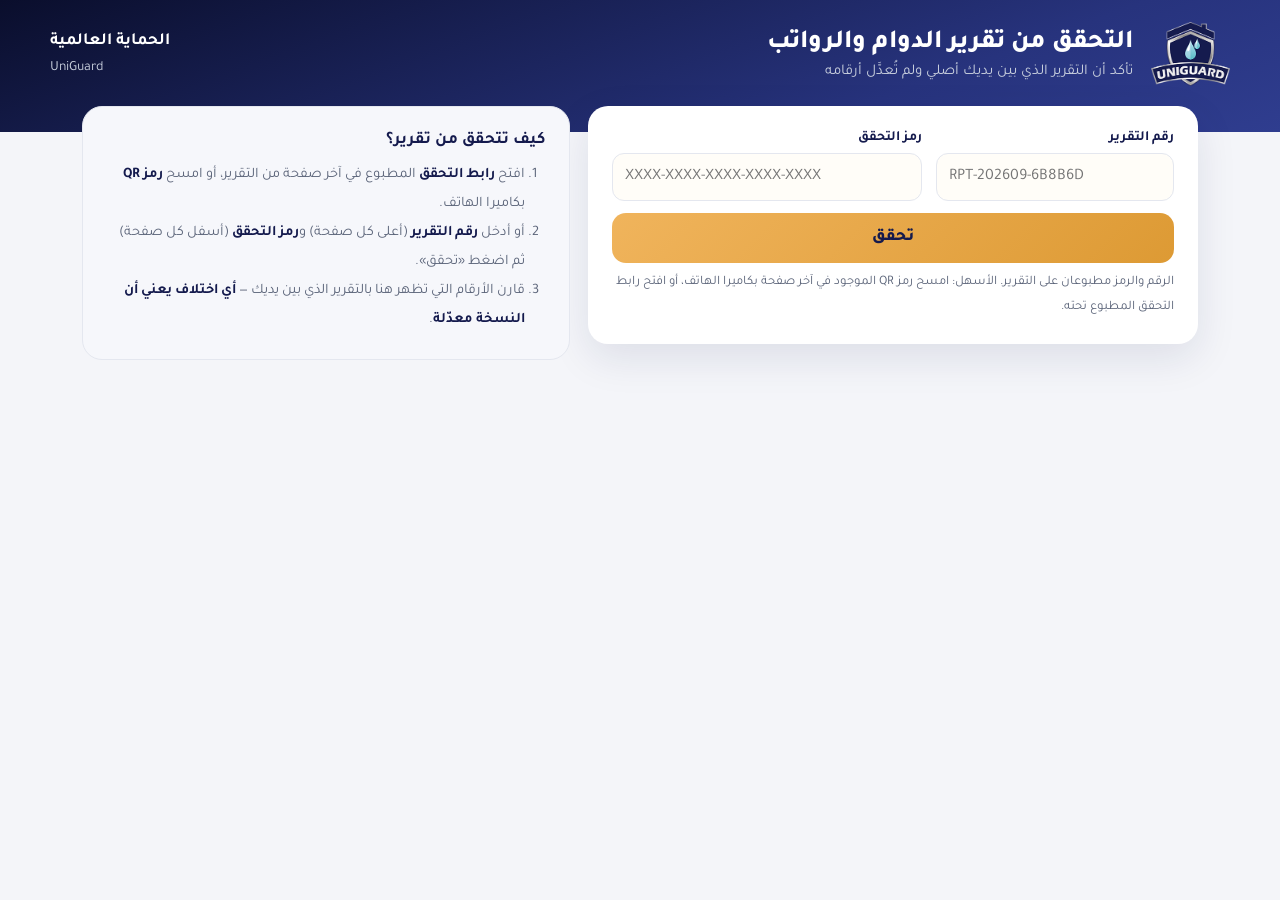
<file: verify.html>
<!DOCTYPE html>
<html lang="ar" dir="rtl">
<head>
<meta charset="UTF-8">
<meta name="viewport" content="width=device-width, initial-scale=1.0">
<meta name="theme-color" content="#141a4d">
<meta name="robots" content="noindex,nofollow">
<meta name="referrer" content="no-referrer">
<title>التحقق من تقرير | UniGuard</title>
<link rel="icon" type="image/png" href="icon-192.png">
<link rel="preconnect" href="https://fonts.googleapis.com">
<link href="https://fonts.googleapis.com/css2?family=Tajawal:wght@400;500;700;800&display=swap" rel="stylesheet">
<style>
:root{--ink:#141a4d;--soft:#5b6479;--dark:#141a4d;--amber:#94650f;--green:#1f7a56;--green-bg:#e6f2ea;--red:#bd4438;--red-bg:#fbeae6;--line:#e4e7ef;}
*{box-sizing:border-box;}
html,body{margin:0;background:#f4f5f9;color:var(--ink);font-family:'Tajawal',Tahoma,sans-serif;}
/* الرأس */
.top{background:linear-gradient(160deg,#0a0e2c,#27337d 70%,#2f3d8f);color:#fff;padding:22px 16px 26px;text-align:center;}
.top-in{max-width:1180px;margin:0 auto;}
.top img{height:62px;display:block;margin:0 auto 8px;}
.top h1{margin:0;font-size:21px;font-weight:800;}
.top p{margin:4px 0 0;color:#c9d0de;font-size:13.5px;}
.top .co{display:none;}
main{max-width:720px;margin:-14px auto 30px;padding:0 16px;}
.card{background:#fff;border-radius:18px;box-shadow:0 14px 40px rgba(20,26,77,.10);padding:18px;margin-bottom:14px;}
/* نموذج الإدخال */
label{display:block;font-weight:700;font-size:14px;margin:0 0 6px;}
input{width:100%;min-height:48px;border:1px solid var(--line);border-radius:12px;padding:10px 12px;font:inherit;font-size:16px;direction:ltr;text-align:left;margin-bottom:12px;background:#fffdf8;}
input:focus{outline:2px solid rgba(231,173,79,.55);border-color:var(--amber);}
button{width:100%;min-height:50px;border:0;border-radius:14px;background:linear-gradient(135deg,#f0b45c,#dd9a34);color:var(--dark);font:inherit;font-size:17px;font-weight:800;cursor:pointer;}
button:disabled{opacity:.6;cursor:default;}
button.ghost{background:#fff;border:1px solid var(--line);font-size:15px;min-height:44px;}
.how{display:none;}
.how h3{margin:0 0 10px;font-size:17px;color:var(--dark);}
.how ol{margin:0;padding-right:20px;line-height:2;color:var(--soft);font-size:14.5px;}
.how ol b{color:var(--ink);}
/* النتيجة */
.res{border-radius:16px;padding:16px;margin-bottom:14px;font-size:15px;line-height:1.8;}
.res h2{margin:0 0 4px;font-size:19px;}
.ok{background:var(--green-bg);color:var(--green);border:1px solid #bfe0cc;}
.bad{background:var(--red-bg);color:var(--red);border:1px solid #f0c7bf;}
.warn{background:#fff6e6;color:#8a5a12;border:1px solid #f1d7a8;}
.grid{display:grid;grid-template-columns:repeat(2,1fr);gap:8px;margin:10px 0 4px;}
.grid div{background:#f4f5f9;border-radius:12px;padding:8px 10px;font-size:12.5px;color:var(--soft);}
.grid b{display:block;font-size:17px;color:var(--ink);direction:ltr;text-align:right;}
.grid .hl{background:var(--dark);color:#c9d0de;} .grid .hl b{color:#fff;}
.meta{font-size:13px;color:var(--soft);line-height:2;}
.meta b{color:var(--ink);direction:ltr;display:inline-block;}
.actions{display:flex;gap:8px;margin-top:12px;}
.tbl-head{display:flex;flex-wrap:wrap;align-items:center;justify-content:space-between;gap:10px;margin-bottom:8px;}
@media (max-width:979px){.tbl-head input{max-width:none;}}
.tbl-head h3{margin:0;font-size:16px;color:var(--dark);}
.tbl-head input{max-width:240px;min-height:40px;margin:0;font-size:14px;direction:rtl;text-align:right;}
.tw{overflow-x:auto;}
table{width:100%;border-collapse:collapse;font-size:13.5px;}
th{background:var(--dark);color:#fff;padding:8px 6px;font-weight:700;white-space:nowrap;}
td{padding:8px 6px;border-bottom:1px solid #eee;text-align:center;font-variant-numeric:tabular-nums;}
td.nm{text-align:right;font-weight:700;}
td small{display:block;font-weight:400;font-size:11.5px;color:var(--soft);}
tfoot td{background:#fbf0d9;font-weight:800;border-top:2px solid var(--amber);}
.c-no,.c-prof{display:none;}
.hint{font-size:13px;color:var(--soft);line-height:1.9;margin:8px 0 0;}
.empty-row td{color:var(--soft);padding:16px;}
.hidden{display:none!important;}
@media (min-width:560px){.grid{grid-template-columns:repeat(3,1fr);}}

/* ---------- شاشات الكمبيوتر ---------- */
@media (min-width:980px){
  .top{padding:22px 32px 46px;text-align:right;}
  .top-in{display:flex;align-items:center;gap:18px;}
  .top img{height:64px;margin:0;}
  .top h1{font-size:26px;}
  .top p{font-size:15px;}
  .top .co{display:block;margin-right:auto;text-align:left;color:#c9d0de;font-size:14px;line-height:1.7;}
  .top .co b{display:block;color:#fff;font-size:17px;}
  main{max-width:1180px;margin-top:-26px;padding:0 32px;}
  .card{padding:24px;border-radius:20px;}
  /* الإدخال: النموذج بجانب شرح «كيف تتحقق» */
  #form{display:grid;grid-template-columns:minmax(0,1.25fr) minmax(0,1fr);gap:18px;align-items:start;}
  #form .card{margin:0;}
  .fields{display:grid;grid-template-columns:1fr 1.3fr;gap:0 14px;}
  .how{display:block;background:#f6f7fb;box-shadow:none;border:1px solid var(--line);}
  button{max-width:none;}
  /* النتيجة: البيانات والإجماليات جانبًا، وجدول العمال بعرض الشاشة */
  .res{font-size:16px;padding:18px 22px;}
  .res h2{font-size:22px;}
  .report{display:grid;grid-template-columns:340px minmax(0,1fr);gap:18px;align-items:start;}
  .report > .card{margin:0;}
  .side{position:sticky;top:16px;}
  .grid{grid-template-columns:repeat(2,1fr);}
  .grid b{font-size:19px;}
  .meta{font-size:14px;}
  table{font-size:14.5px;}
  th{padding:11px 10px;} td{padding:10px;}
  tbody tr:nth-child(even) td{background:#fafbfd;}
  tbody tr:hover td{background:#fff6e6;}
  .c-no,.c-prof{display:table-cell;}
  td.nm small{display:none;}
}
/* الطباعة: النتيجة فقط، بلا أزرار ولا بحث */
@media print{
  html,body{background:#fff;}
  .top{background:#fff;color:var(--ink);padding:0 0 10px;border-bottom:2px solid var(--dark);}
  .top p,.top .co{color:var(--soft);}
  main{max-width:none;margin:10px 0;padding:0;}
  .card{box-shadow:none;border:1px solid #ddd;}
  .actions,.tbl-head input,#form{display:none!important;}
  .side{position:static;}
  .c-no,.c-prof{display:table-cell;} td.nm small{display:none;}
}
</style>
</head>
<body>
<header class="top">
  <div class="top-in">
    <img id="logo" alt="UniGuard">
    <div>
      <h1>التحقق من تقرير الدوام والرواتب</h1>
      <p>تأكد أن التقرير الذي بين يديك أصلي ولم تُعدَّل أرقامه</p>
    </div>
    <div class="co"><b>الحماية العالمية</b>UniGuard</div>
  </div>
</header>
<main>
  <div id="result"></div>
  <section id="form">
    <div class="card">
      <div class="fields">
        <div><label for="rno">رقم التقرير</label>
          <input id="rno" placeholder="RPT-202609-6B8B6D" autocomplete="off" autocapitalize="characters" spellcheck="false"></div>
        <div><label for="rsig">رمز التحقق</label>
          <input id="rsig" placeholder="XXXX-XXXX-XXXX-XXXX-XXXX" autocomplete="off" autocapitalize="characters" spellcheck="false"></div>
      </div>
      <button id="go">تحقق</button>
      <p class="hint">الرقم والرمز مطبوعان على التقرير. الأسهل: امسح رمز QR الموجود في آخر صفحة بكاميرا الهاتف، أو افتح رابط التحقق المطبوع تحته.</p>
    </div>
    <aside class="card how">
      <h3>كيف تتحقق من تقرير؟</h3>
      <ol>
        <li>افتح <b>رابط التحقق</b> المطبوع في آخر صفحة من التقرير، أو امسح <b>رمز QR</b> بكاميرا الهاتف.</li>
        <li>أو أدخل <b>رقم التقرير</b> (أعلى كل صفحة) و<b>رمز التحقق</b> (أسفل كل صفحة) ثم اضغط «تحقق».</li>
        <li>قارن الأرقام التي تظهر هنا بالتقرير الذي بين يديك — <b>أي اختلاف يعني أن النسخة معدّلة</b>.</li>
      </ol>
    </aside>
  </section>
</main>
<script src="js/config.js?v=2.20.0"></script>
<script>
(function(){
  var $ = function(id){ return document.getElementById(id); };
  var esc = function(s){ return String(s == null ? '' : s).replace(/[&<>"']/g, function(c){ return { '&':'&amp;', '<':'&lt;', '>':'&gt;', '"':'&quot;', "'":'&#39;' }[c]; }); };
  var riyadh = function(iso){ var d = new Date(iso); if(isNaN(d)) return String(iso || '');
    var p = {}; new Intl.DateTimeFormat('en-GB', { timeZone:'Asia/Riyadh', year:'numeric', month:'2-digit', day:'2-digit', hour:'2-digit', minute:'2-digit', hour12:false }).formatToParts(d).forEach(function(x){ p[x.type] = x.value; });
    return p.year + '-' + p.month + '-' + p.day + ' ' + p.hour + ':' + p.minute; };
  var fmt = function(n){ return (Number(n) || 0).toLocaleString('en-US'); };
  var norm = function(s){ return String(s || '').replace(/[ً-ْ]/g, '').replace(/[أإآ]/g, 'ا').replace(/ة/g, 'ه').replace(/ى/g, 'ي').toLowerCase(); };
  try{ $('logo').src = LOGO_SRC; }catch(e){}
  var q = new URLSearchParams(location.search);
  var id = q.get('id') || '', sig = q.get('s') || '';
  // يُزال الرمز من شريط العنوان بعد قراءته (لا يبقى في السجل أو عند مشاركة الشاشة)
  if(id || sig){ try{ history.replaceState(null, '', location.pathname); }catch(e){} }

  function show(html){ $('result').innerHTML = html; }
  function verify(id, sig){
    $('go').disabled = true;
    show('<div class="res warn">⏳ جاري التحقق من أرشيف الشركة...</div>');
    fetch(WEB_APP_URL, { method:'POST', redirect:'follow', headers:{ 'Content-Type':'text/plain;charset=utf-8' },
      body: JSON.stringify({ apiKey: SHEET_API_KEY, action:'verifyReport', data:{ id:id, sig:sig } }) })
      .then(function(r){ return r.json(); })
      .then(function(j){
        if(!j.ok) throw new Error(j.error || 'تعذر التحقق');
        if(!j.valid){
          show('<div class="res bad"><h2>❌ التقرير غير صحيح</h2>' + esc(j.reason) +
            '<p class="hint" style="color:inherit">لا تعتمد هذه النسخة. اطلب من الإدارة نسخة أصلية من التطبيق.</p></div>');
          return;
        }
        var r = j.report, t = r.totals || {}, ws = r.workers || [];
        var sum = function(f){ return ws.reduce(function(s, w){ return s + (Number(w[f]) || 0); }, 0); };
        var rows = ws.map(function(w, i){
          return '<tr data-q="' + esc(norm(w.name + ' ' + w.profession)) + '"><td class="c-no">' + (i + 1) + '</td>' +
            '<td class="nm">' + esc(w.name) + '<small>' + esc(w.profession) + '</small></td><td class="c-prof">' + esc(w.profession) + '</td>' +
            '<td>' + fmt(w.approvedDays) + '</td><td>' + fmt(w.advances) + '</td><td><b>' + fmt(w.paid) + '</b></td><td>' + (w.carried ? fmt(w.carried) : '-') + '</td></tr>';
        }).join('') || '<tr class="empty-row"><td colspan="7">لا يوجد عمال في هذا التقرير</td></tr>';
        var foot = ws.length ? '<tfoot><tr><td class="c-no"></td><td class="nm">الإجمالي</td><td class="c-prof"></td><td>' + fmt(sum('approvedDays')) +
          '</td><td>' + fmt(sum('advances')) + '</td><td>' + fmt(sum('paid')) + '</td><td>' + fmt(sum('carried')) + '</td></tr></tfoot>' : '';
        show('<div class="res ok"><h2>✅ التقرير أصلي وموقّع من الخادم</h2>الأرقام أدناه هي المحفوظة في أرشيف الشركة عند الإقفال. قارنها بالتقرير الذي بين يديك — <b>أي اختلاف يعني أن النسخة معدّلة</b>.</div>' +
          (j.settlementsOk === false ? '<div class="res warn">⚠ المدفوع في التقرير لا يطابق سجل التصفيات لبعض العمال — راجع الإدارة.</div>' : '') +
          (r.signedLater ? '<div class="res warn">ℹ هذا التقرير أُقفل قبل تفعيل التوقيع، ووُقّع لاحقًا كما هو محفوظ في الأرشيف.</div>' : '') +
          '<div class="report"><aside class="card side"><div class="meta">رقم التقرير: <b>' + esc(r.reportNo) + '</b><br>الشهر: ' + esc(r.monthLabel) +
          '<br>تاريخ الإقفال: <b>' + esc(riyadh(r.closedAt)) + '</b><br>رمز التحقق: <b>' + esc(r.signature) + '</b></div>' +
          '<div class="grid"><div class="hl">التكلفة التشغيلية<b>' + fmt(t.totalCost) + '</b></div><div>عدد العمال<b>' + fmt(t.workers) + '</b></div>' +
          '<div>أيام معتمدة<b>' + fmt(t.approvedDays) + '</b></div><div>إجمالي السلف<b>' + fmt(t.totalAdvances) + '</b></div>' +
          '<div>الصافي المدفوع<b>' + fmt(t.totalNet) + '</b></div><div>رصيد مرحّل<b>' + fmt(t.totalCarried) + '</b></div></div>' +
          '<div class="actions"><button class="ghost" id="vPrint">🖨 طباعة</button><button class="ghost" id="vAgain">تحقق من تقرير آخر</button></div></aside>' +
          '<section class="card"><div class="tbl-head"><h3>المدفوع لكل عامل (' + fmt(ws.length) + ')</h3>' +
          (ws.length > 5 ? '<input id="vSearch" type="search" placeholder="🔎 ابحث عن عامل أو مهنة" autocomplete="off">' : '') + '</div>' +
          '<div class="tw"><table><thead><tr><th class="c-no">#</th><th>العامل</th><th class="c-prof">المهنة</th><th>أيام معتمدة</th><th>السلف</th><th>المدفوع</th><th>المرحّل</th></tr></thead><tbody>' +
          rows + '</tbody>' + foot + '</table></div></section></div>');
        $('form').classList.add('hidden');
        $('vPrint').onclick = function(){ window.print(); };
        $('vAgain').onclick = function(){ show(''); $('rno').value = ''; $('rsig').value = ''; $('form').classList.remove('hidden'); window.scrollTo(0, 0); $('rno').focus(); };
        if($('vSearch')) $('vSearch').oninput = function(){
          var v = norm(this.value.trim());
          [].forEach.call(document.querySelectorAll('#result tbody tr[data-q]'), function(tr){ tr.classList.toggle('hidden', !!v && tr.getAttribute('data-q').indexOf(v) < 0); });
        };
      })
      .catch(function(e){
        show('<div class="res bad">تعذر الاتصال بالخادم: ' + esc(e.message) + '<br>تحقق من الإنترنت ثم أعد المحاولة.</div>');
      })
      .then(function(){ $('go').disabled = false; });
  }
  $('go').onclick = function(){
    var no = $('rno').value.trim(), s = $('rsig').value.trim();
    if(!no || !s){ show('<div class="res warn">أدخل رقم التقرير ورمز التحقق كما هما مطبوعان على التقرير.</div>'); return; }
    verify(no, s);
  };
  ['rno', 'rsig'].forEach(function(k){ $(k).addEventListener('keydown', function(e){ if(e.key === 'Enter') $('go').click(); }); });
  if(id && sig) verify(id, sig);
})();
</script>
</body>
</html>
</file>
<file: css/app.css>
:root{--accent:#e7ad4f;--accent-ink:#94650f;--accent-bg:#fbf0d9;--bg:#f4f5f9;--ink:#141a4d;--ink-soft:#5b6479;--panel:#ffffff;--dark:#141a4d;--dark-2:#27337d;--amber:#e7ad4f;--amber-dark:#94650f;--green:#1f7a56;--green-bg:#e6f2ea;--red:#bd4438;--red-bg:#fbeae6;--line:#e4e7ef;--radius:18px;--shadow:0 14px 40px rgba(20,26,77,.10);--mono:'IBM Plex Mono',ui-monospace,'Courier New',monospace;}
*{box-sizing:border-box;}
/* لا تمرير أفقي. تنبيه: body بـ overflow-x:hidden يصبح «حاوية تمرير» مستقلة، ومع overscroll-behavior عليه
   لا تنتقل إيماءة الإصبع منه إلى الصفحة — فكانت الصفحة لا تتمرّر باللمس إطلاقًا على الهواتف (والتكبير يعمل).
   لذلك: clip على body (يقصّ بلا حاوية تمرير؛ hidden احتياط للمتصفحات القديمة)، وoverscroll على html وحده */
html{overflow-x:hidden;}
body{overflow-x:hidden;overflow-x:clip;max-width:100%;}
/* سحب الشاشة للأسفل لا يعيد تحميل التطبيق (كان يغلقه ويطلب القفل/الدخول): التطبيق يحدّث بياناته بنفسه.
   على html فقط = يطبَّق على الصفحة نفسها (الإطار الرئيسي) دون أن يمنع تمريرها */
html{overscroll-behavior-y:contain;}
/* لمسة مزدوجة لا تكبّر الصفحة (التكبير بالإصبعين ممنوع أيضًا من viewport في رأس الصفحة) */
html{touch-action:manipulation;}
#ptr{position:fixed;top:calc(env(safe-area-inset-top,0px) + 8px);left:50%;z-index:180;width:44px;height:44px;margin-left:-22px;border-radius:50%;
  background:#fff;box-shadow:0 6px 18px rgba(20,33,59,.22);display:flex;align-items:center;justify-content:center;
  transform:translateY(-70px);opacity:0;pointer-events:none;transition:transform .2s ease,opacity .2s ease;}
#ptr svg{width:22px;height:22px;stroke:#e7ad4f;fill:none;stroke-width:2.6;stroke-linecap:round;}
#ptr.pull{transition:none;}
#ptr.ready svg{stroke:#1f7a56;}
#ptr.spin svg{animation:ptrSpin .8s linear infinite;}
@keyframes ptrSpin{to{transform:rotate(360deg);}}
#apiProgressBar{position:fixed;top:0;right:0;left:0;height:3px;z-index:9999;background:transparent;pointer-events:none;opacity:0;transition:opacity .2s;}
#apiProgressBar.show{opacity:1;}
#apiProgressBar::after{content:"";display:block;height:100%;width:40%;background:var(--accent);border-radius:0 0 4px 4px;animation:apiBarMove 1.1s ease-in-out infinite;}
@keyframes apiBarMove{0%{margin-inline-start:-40%;}100%{margin-inline-start:100%;}}
body{margin:0;background:radial-gradient(circle at 8% 4%, rgba(231,173,79,.12), transparent 28rem),
      var(--bg);}
html,body{font-family:'Tajawal',sans-serif;background:var(--bg);color:var(--ink);min-height:100vh;}
h1,h2,h3{font-weight:800;margin:0 0 6px;}
p{margin:0;color:var(--ink-soft);}
button{font-family:inherit;cursor:pointer;border:none;}
input,select{font-family:inherit;}
.hidden{display:none !important;}

.brand{display:flex;align-items:center;gap:10px;font-weight:800;font-size:15px;letter-spacing:.1px;}
.brand-logo{height:56px;width:auto;display:block;filter:drop-shadow(0 2px 6px rgba(0,0,0,.25));max-width:190px;object-fit:contain;}
.brand-tag{color:#cdd7ea;font-size:13px;font-weight:600;border-right:1px solid rgba(255,255,255,.22);padding-right:12px;}
.card .brand-tag, .landing-hero .brand-tag{color:var(--ink-soft);}
.landing-hero .brand-tag{color:#B9C1D6;}

.btn{padding:11px 20px;border-radius:12px;font-weight:700;font-size:14px;transition:transform .16s ease,box-shadow .16s ease,background .16s ease,opacity .16s ease;min-height:44px;box-shadow:0 5px 14px rgba(20,40,80,.08);}
.btn:active{transform:scale(.97);}
.btn-amber{background:linear-gradient(135deg,#f8d995,#e7ad4f);color:#141a4d;}
.btn-amber:hover{background:linear-gradient(135deg,#e7ad4f,#dc9f3e);}
.btn-ghost{background:transparent;color:#fff;border:1px solid rgba(255,255,255,.35) !important;}
.btn-outline{background:#fff;color:var(--ink);border:1px solid var(--line) !important;}
.btn-danger{background:linear-gradient(135deg,#cb5a4d,#a83f34);color:#fff;}
.btn-green{background:linear-gradient(135deg,#22916a,#176a4d);color:#fff;}
.btn-sm{padding:7px 14px;font-size:13px;border-radius:8px;}
.btn-block{width:100%;}
.landing{min-height:100svh;display:flex;align-items:stretch;background:transparent;}
.landing-hero{flex:1.08;background:linear-gradient(145deg,rgba(14,27,51,.98),rgba(28,54,96,.96)),
      radial-gradient(circle at 20% 20%,rgba(231,173,79,.20),transparent 24rem);color:#fff;padding:clamp(32px,6vw,84px);display:flex;flex-direction:column;justify-content:center;gap:18px;position:relative;overflow:hidden;min-height:100svh;}
.landing-hero h1{font-size:clamp(30px,4.5vw,52px);line-height:1.2;max-width:560px;position:relative;}
.landing-hero p{color:#d3dced;font-size:16px;max-width:520px;position:relative;line-height:1.9;}
.landing-form{flex:1;display:flex;align-items:center;justify-content:center;padding:clamp(20px,5vw,72px);background:rgba(255,255,255,.55);}
.card{background:var(--panel);border-radius:24px;box-shadow:var(--shadow);padding:clamp(24px,4vw,38px);width:100%;max-width:470px;position:relative;}
.card::before{content:"";position:absolute;top:0;right:50%;transform:translate(50%,-50%);width:28px;height:28px;background:var(--bg);border-radius:50%;box-shadow:inset 0 2px 5px rgba(20,26,77,.16);}
.card::after{content:"";position:absolute;top:14px;left:26px;right:26px;height:0;border-top:2px dashed var(--line);}
.card h2{font-size:clamp(22px,3vw,28px);color:var(--dark);}
.card .sub{margin-bottom:22px;font-size:14px;line-height:1.8;}
.field{margin-bottom:16px;}
.field label{display:block;font-size:13px;font-weight:700;margin-bottom:6px;color:var(--ink-soft);}
.field input, .field select{width:100%;padding:12px 14px;border:1px solid var(--line);border-radius:10px;font-size:14px;background:#fff;color:var(--ink);}
.field input:focus, .field select:focus{outline:2px solid var(--accent);border-color:var(--accent);}

/* دخول الإدارة + أمان الحساب */
.al-hint{font-size:12.5px;color:var(--ink-soft);line-height:1.8;margin:4px 0 10px;}
.sec-card{max-width:520px;width:100%;margin:auto;padding:18px;}
.sec-head{display:flex;align-items:center;justify-content:space-between;gap:8px;margin-bottom:6px;}
.sec-head h3{margin:0;font-size:18px;}
.sec-x{width:36px;height:36px;border:0;border-radius:50%;background:#eef0f6;color:var(--ink);font-size:16px;cursor:pointer;flex:none;}
.sec-acc{background:#f4f5f9;border-radius:12px;padding:10px 12px;font-size:13.5px;line-height:1.9;}
.sec-acc b{direction:ltr;display:inline-block;}
.sec-sec{border-top:1px solid var(--line);margin-top:14px;padding-top:12px;}
.sec-title{font-weight:800;font-size:14px;margin-bottom:8px;}
.sec-link{display:flex;align-items:center;gap:8px;background:#f4f5f9;border-radius:10px;padding:8px 10px;font-size:12.5px;word-break:break-all;}
.sec-link span{flex:1;text-align:left;}
.sec-keys{display:flex;flex-direction:column;gap:8px;margin-bottom:10px;}
.sec-key{display:flex;align-items:center;gap:10px;border:1px solid var(--line);border-radius:12px;padding:9px 11px;}
.sec-key .k-ic{font-size:22px;}
.sec-key .k-info{flex:1;font-size:12.5px;color:var(--ink-soft);line-height:1.7;}
.sec-key .k-info b{display:block;font-size:14px;color:var(--ink);}
.sec-key .k-cur{background:var(--green-bg);color:var(--green);border-radius:20px;padding:1px 8px;font-size:11px;font-weight:700;margin-inline-start:6px;}
.sec-danger{background:var(--red-bg);color:var(--red);border:1px solid #f0c7bf;}

/* حول التطبيق */
.about-card::before,.about-card::after{display:none;} /* زخرفة البطاقة العامة لا تناسب الرأس الكحلي */
#aboutModal{z-index:100000!important;} /* فوق شريط تثبيت التطبيق */
.toast{z-index:100001;}
.about-head{background:#141a4d;color:#fff;text-align:center;padding:26px 20px 20px;border-bottom:4px solid #e7ad4f;border-radius:inherit;border-bottom-left-radius:0;border-bottom-right-radius:0;}
.about-logo{height:72px!important;max-width:none!important;margin:0 auto 10px;}
.about-name{font-size:21px;font-weight:800;}
.about-en{font-size:13px;color:#c9d0de;margin-top:2px;letter-spacing:.3px;}
.about-ver{display:inline-block;margin-top:12px;background:#e7ad4f;color:#141a4d;font-weight:800;font-size:13px;padding:3px 14px;border-radius:999px;direction:ltr;}
.about-body{padding:18px 20px 20px;}
.about-tbl{width:100%;border-collapse:collapse;font-size:13px;margin-bottom:14px;}
.about-tbl td{padding:8px 4px;border-bottom:1px solid var(--line);}
.about-tbl td:first-child{color:var(--ink-soft);width:44%;}
.about-tbl td:last-child{font-weight:700;text-align:left;direction:ltr;}
.about-tbl td.ar{direction:rtl;text-align:left;}
/* تشخيص الاتصال (للمطوّر) في «حول التطبيق» بلوحة الإدارة */
.about-diag{margin:-4px 0 14px;font-size:12px;border:1px solid var(--line);border-radius:12px;padding:8px 10px;}
.about-diag summary{cursor:pointer;font-weight:700;color:var(--ink-soft);}
.about-diag .diag-row{display:flex;flex-wrap:wrap;gap:4px 10px;align-items:baseline;padding:6px 0;border-bottom:1px dashed var(--line);}
.about-diag .diag-row.bad b{color:var(--red);}
.about-diag .diag-row small{flex-basis:100%;color:var(--ink-soft);direction:ltr;text-align:left;word-break:break-word;}
.about-copy{text-align:center;font-size:11.5px;color:var(--ink-soft);margin:14px 0 0;}
/* جرس الإشعارات ومركزها */
.bell-btn{position:relative;min-width:40px;padding-inline:10px;display:inline-flex;align-items:center;justify-content:center;}
.bell-badge{position:absolute;top:-6px;inset-inline-start:-6px;min-width:20px;height:20px;padding:0 5px;border-radius:999px;background:#e7ad4f;color:#141a4d;font-size:11.5px;font-weight:800;line-height:20px;text-align:center;box-shadow:0 0 0 2px #141a4d;}

.inbox-card{max-width:480px;width:100%;margin-top:max(16px,env(safe-area-inset-top));padding:0!important;display:flex;flex-direction:column;max-height:calc(100svh - 32px)!important;overflow:hidden!important;}
.inbox-head{display:flex;align-items:center;justify-content:space-between;padding:16px 18px 10px;}
.inbox-head h2{margin:0;font-size:20px!important;}
.inbox-x{background:#eef0f6;border-radius:10px;width:36px;height:36px;min-height:36px;font-size:15px;color:var(--ink);}
.inbox-tools{display:flex;align-items:center;justify-content:space-between;gap:8px;flex-wrap:wrap;padding:0 18px 10px;border-bottom:1px solid var(--line);}
.inbox-tabs{display:flex;gap:4px;background:#eef0f6;border-radius:10px;padding:3px;}
.inbox-tabs button{background:transparent;border-radius:8px;padding:5px 12px;min-height:32px;font-size:13px;font-weight:700;color:var(--ink-soft);}
.inbox-tabs button.on{background:#fff;color:var(--dark);box-shadow:0 1px 4px rgba(0,0,0,.08);}
.inbox-acts{display:flex;gap:6px;}
.inbox-acts button{background:transparent;border:1px solid var(--line)!important;border-radius:9px;padding:4px 10px;min-height:32px;font-size:12.5px;font-weight:700;color:var(--dark);}
.inbox-acts button.danger{color:var(--red);}
.inbox-list{overflow-y:auto;flex:1;padding:6px 10px 12px;}
.inbox-day{font-size:12px;font-weight:800;color:var(--ink-soft);padding:10px 8px 4px;}
.inbox-item{display:flex;gap:10px;align-items:flex-start;padding:10px;border-radius:12px;cursor:pointer;position:relative;transition:background .15s;}
.inbox-item:hover{background:#f4f5f9;}
.inbox-item.unread{background:#fff8ec;}
.inbox-item.unread::after{content:"";position:absolute;top:16px;inset-inline-end:40px;width:8px;height:8px;border-radius:50%;background:#e7ad4f;}
.inbox-ico{width:38px;height:38px;flex:none;border-radius:11px;display:flex;align-items:center;justify-content:center;font-size:17px;background:#eef1f6;}
.inbox-ico.ok{background:var(--green-bg);} .inbox-ico.no{background:var(--red-bg);} .inbox-ico.money{background:#fbeeda;} .inbox-ico.acct{background:#e4ebf6;}
.inbox-body{flex:1;min-width:0;}
.inbox-body b{display:block;font-size:14px;color:var(--dark);}
.inbox-body p{font-size:13px;line-height:1.7;margin:2px 0 4px;}
.inbox-meta{display:flex;gap:8px;align-items:center;font-size:11.5px;color:var(--ink-soft);}
.inbox-type{background:#eef0f6;border-radius:999px;padding:0 8px;font-weight:700;}
.inbox-del{background:transparent;color:var(--ink-soft);width:30px;height:30px;min-height:30px;border-radius:8px;font-size:13px;flex:none;}
.inbox-del:hover{background:var(--red-bg);color:var(--red);}
.inbox-empty{text-align:center;color:var(--ink-soft);padding:40px 16px;font-size:14px;line-height:1.9;}
.server-notice{display:flex;flex-direction:column;gap:4px;background:#fff4e0;border:1px solid #f0cf94;border-inline-start:5px solid #b9761f;border-radius:14px;padding:12px 16px;margin-bottom:16px;font-size:13.5px;line-height:1.8;color:#6b4a12;}
.server-notice.bad{background:#fbeae6;border-color:#f0c9c1;border-inline-start-color:#bd4438;color:#7a2a22;}
.pk-row{display:flex;align-items:center;justify-content:space-between;gap:12px;background:#f6f7fb;border:1px solid var(--line);border-radius:14px;padding:12px 14px;margin-bottom:14px;}
.pk-info{display:flex;flex-direction:column;gap:3px;min-width:0;}
.pk-info b{color:var(--dark);font-size:14.5px;}
.pk-info span{font-size:12.5px;color:var(--ink-soft);line-height:1.7;}
/* شروط تسجيل الحضور (لوحة الإدارة): شريط الملخص في «نظرة عامة» */
.rules-bar{display:flex;align-items:center;gap:12px;background:#fff;border:1px solid var(--line);border-inline-start:4px solid var(--accent);border-radius:16px;padding:12px 14px;margin-bottom:16px;box-shadow:0 2px 10px rgba(20,26,77,.05);}
.rules-bar-ic{width:42px;height:42px;flex:none;border-radius:12px;background:#fbf0d9;color:var(--accent-ink);display:flex;align-items:center;justify-content:center;}
.rules-bar-ic svg{width:22px;height:22px;}
.rules-bar-txt{flex:1;display:flex;flex-direction:column;gap:6px;min-width:0;}
.rules-bar-txt > b{color:var(--dark);font-size:14.5px;}
.rules-chips{display:flex;flex-wrap:wrap;gap:6px;}
.rchip{display:inline-flex;align-items:center;gap:4px;font-size:12.5px;font-weight:700;color:var(--ink-soft);background:#eef0f6;border-radius:999px;padding:3px 11px;line-height:1.7;max-width:100%;overflow:hidden;text-overflow:ellipsis;white-space:nowrap;}
.rchip.on{background:var(--green-bg);color:var(--green);}
.rchip.warn{background:#fbeeda;color:var(--amber-dark);}
/* نافذة الشروط: على نمط نافذة الرسائل (mc-*) — أقسام بمفاتيح تشغيل، وزر حفظ ثابت أسفلها */
/* ثلاثة أجزاء ثابتة: الرأس، محتوى يتمرّر وحده، وشريط الأزرار في الأسفل خارج منطقة التمرير —
   فلا يعلو أي شيء متحرك (زر «موقعي الحالي» وأزرار الخريطة) فوق «حفظ الشروط» */
#rulesModal .rl-card{max-width:560px;display:flex;flex-direction:column;max-height:calc(100svh - 32px);overflow:hidden;}
#rulesModal .rl-card .mc-head{flex:none;}
#rulesModal .rl-card .mc-body{flex:1 1 auto;min-height:0;overflow-y:auto;overscroll-behavior:contain;-webkit-overflow-scrolling:touch;}
.switch{position:relative;width:48px;height:28px;flex:none;display:inline-block;}
.switch input{position:absolute;inset:0;width:100%;height:100%;margin:0;opacity:0;cursor:pointer;z-index:1;}
.switch i{position:absolute;inset:0;background:#cfd3df;border-radius:999px;transition:background .2s;}
.switch i::after{content:"";position:absolute;top:3px;right:3px;width:22px;height:22px;border-radius:50%;background:#fff;box-shadow:0 2px 5px rgba(0,0,0,.22);transition:transform .2s;}
.switch input:checked + i{background:var(--green);}
.switch input:checked + i::after{transform:translateX(-20px);}
.switch input:focus-visible + i{box-shadow:0 0 0 3px rgba(231,173,79,.4);}
.rl-sec{border:1px solid var(--line);border-radius:16px;background:#fff;margin-bottom:12px;overflow:hidden;transition:border-color .2s,box-shadow .2s;}
.rl-sec.on{border-color:#e9c98f;box-shadow:0 6px 18px rgba(231,173,79,.12);}
.rl-row{display:flex;align-items:center;gap:12px;padding:12px 14px;cursor:pointer;}
.rl-ic{width:42px;height:42px;flex:none;border-radius:12px;background:#eef0f6;display:flex;align-items:center;justify-content:center;font-size:20px;filter:grayscale(.6);transition:background .2s,filter .2s;}
.rl-sec.on .rl-ic{background:#fbf0d9;filter:none;}
.rl-txt{flex:1;min-width:0;display:flex;flex-direction:column;gap:2px;}
.rl-txt b{font-size:15px;color:var(--dark);}
.rl-txt small{font-size:12.5px;color:var(--ink-soft);line-height:1.6;}
.rl-sec.on .rl-txt small{color:var(--green);font-weight:700;}
.rl-in{border-top:1px dashed var(--line);padding:14px;}
.rl-times{display:grid;grid-template-columns:minmax(0,1fr) auto minmax(0,1fr);align-items:end;gap:8px;}
.rl-times .field{min-width:0;margin-bottom:0;}
.rl-times input{width:100%;min-width:0;text-align:center;font-family:var(--mono);font-size:18px!important;font-weight:700;padding:10px 6px!important;}
.rl-arrow{padding-bottom:13px;color:var(--ink-soft);font-weight:800;font-size:18px;}
.rl-chips{display:flex;flex-wrap:wrap;align-items:center;gap:6px;margin:10px 0 4px;}
.rl-chip{flex:none;border:1px solid var(--line)!important;background:#f6f7fb;border-radius:999px;padding:4px 12px;min-height:36px;font:inherit;font-size:12.5px;font-weight:700;color:var(--dark);cursor:pointer;transition:background .15s,color .15s;direction:ltr;white-space:nowrap;}
.rl-chip:hover{background:#eef0f6;}
.rl-chip.on{background:var(--dark);color:#fff;border-color:var(--dark)!important;}
.field .rl-num{width:92px;min-height:34px;padding:4px 8px;border:1px solid var(--line);border-radius:999px;background:#fff;text-align:center;font:inherit;font-size:14px;font-weight:700;color:var(--ink);}
.field .rl-num:focus{outline:none;border-color:var(--accent);box-shadow:0 0 0 3px rgba(231,173,79,.16);}
.rl-map-wrap{position:relative;margin-bottom:6px;isolation:isolate;} /* طبقات الخريطة وأزرارها تبقى داخلها */
.rules-map{height:300px;border-radius:14px;border:1px solid var(--line);overflow:hidden;background:#eef1f4;z-index:0;}
.rl-map-btn{position:absolute;z-index:1000;left:10px;bottom:22px;border:0;border-radius:999px;background:#fff;color:var(--dark);font:inherit;font-size:13px;font-weight:800;padding:8px 14px;box-shadow:0 4px 14px rgba(20,33,59,.25);cursor:pointer;}
.rl-map-btn:disabled{opacity:.7;}
.rules-pin{font-size:30px;line-height:32px;text-align:center;filter:drop-shadow(0 2px 2px rgba(0,0,0,.35));}
.rl-input-btn{display:flex;gap:8px;}
.rl-input-btn input{flex:1;min-width:0;}
.rl-input-btn .btn{min-height:48px;flex:none;}
.rl-lbl{display:flex!important;align-items:center;justify-content:space-between;gap:8px;}
.rl-val{background:var(--dark);color:#fff;border-radius:999px;padding:1px 12px;font-size:13px;}
.field .rl-range{width:100%;accent-color:var(--accent);min-height:0;height:28px;margin:2px 0;padding:0;border:0;background:none;box-shadow:none;cursor:pointer;}
.rl-preview{background:#f6f7fb;border:1px solid #e4e7ef;border-radius:14px;margin:4px 0 12px;}
.rl-preview > summary{list-style:none;cursor:pointer;display:flex;align-items:center;justify-content:space-between;gap:8px;padding:12px 14px;font-size:13px;font-weight:800;color:var(--accent-ink);}
.rl-preview > summary::-webkit-details-marker{display:none;}
.rl-preview > summary::after{content:"▾";font-size:14px;transition:transform .2s;}
.rl-preview[open] > summary::after{transform:rotate(180deg);}
.rl-preview-b{white-space:pre-line;font-size:14px;line-height:1.95;color:var(--ink);padding:0 14px 12px;}
.rl-notify{display:flex;align-items:center;gap:12px;border:1px solid var(--line);border-radius:14px;padding:12px 14px;cursor:pointer;background:#fff;}
.rl-notify.off{opacity:.6;}
.rl-foot{flex:none;display:flex;gap:10px;padding:12px 18px;padding-bottom:max(12px,env(safe-area-inset-bottom));background:#fff;border-top:1px solid var(--line);box-shadow:0 -8px 18px rgba(20,33,59,.06);}
.rl-foot .mc-send{flex:1;}
.loc-link{display:block;font-size:12px;color:#94650f;text-decoration:none;margin-top:2px;white-space:nowrap;}
@media (max-width:520px){
  .rules-map{height:250px;}
  .rules-bar{flex-wrap:wrap;}
  .rules-bar .btn{width:100%;}
}
/* الهاتف: النافذة صفحة كاملة (بلا هوامش ولا زوايا)، رأس مختصر، والشارات صف واحد يُسحب أفقيًا */
@media (max-width:600px){
  #rulesModal.mc-overlay{padding:0;}
  #rulesModal .rl-card{max-width:100%;height:100svh;max-height:100svh;border-radius:0;margin:0;}
  #rulesModal .mc-head{padding:max(12px,env(safe-area-inset-top)) 14px 12px;}
  #rulesModal .mc-top{position:absolute;top:max(12px,env(safe-area-inset-top));inset-inline-end:12px;margin:0;z-index:1;}
  #rulesModal .mc-top .mc-logo{display:none;}
  #rulesModal .mc-titlebar{padding-inline-end:40px;}
  #rulesModal .mc-icon{width:40px;height:40px;border-radius:12px;}
  #rulesModal .mc-icon svg{width:22px;height:22px;}
  #rulesModal .mc-head h2{font-size:17px!important;}
  #rulesModal .mc-head p{display:none;} /* سطران من الشرح على الهاتف: العنوان يكفي */
  #rulesModal .mc-body{padding:12px 12px 16px;}
  .rl-row{padding:10px 12px;gap:10px;}
  .rl-ic{width:38px;height:38px;font-size:18px;}
  .rl-in{padding:12px;}
  .rl-chips{flex-wrap:nowrap;overflow-x:auto;scrollbar-width:none;margin-inline:-12px;padding:2px 12px;}
  .rl-chips::-webkit-scrollbar{display:none;}
  .rules-map{height:230px;}
  .rl-input-btn .btn{min-height:48px;padding-inline:14px;}
  .rl-foot{padding-inline:12px;}
}
.pk-info span.on{color:var(--green);font-weight:700;}
/* نافذة تصفية الحساب */
.settle-card{max-width:400px;width:100%;padding:0!important;overflow:hidden;}
.settle-head{background:linear-gradient(135deg,#141a4d,#27337d);color:#fff;text-align:center;padding:22px 20px 18px;border-bottom:4px solid #e7ad4f;}
.settle-head h2{color:#fff!important;font-size:21px!important;margin:8px 0 2px;}
.settle-head p{color:#c9d0de;font-size:13.5px;}
.settle-icon{width:58px;height:58px;margin:0 auto;border-radius:50%;background:#1f7a56;color:#fff;font-size:30px;font-weight:800;display:flex;align-items:center;justify-content:center;box-shadow:0 0 0 8px rgba(31,122,86,.25);}
.settle-body{padding:16px 20px 20px;}
.settle-paid{display:flex;align-items:center;justify-content:space-between;background:#e6f2ea;border:1px solid #bfe0cc;border-radius:14px;padding:12px 16px;margin-bottom:10px;}
.settle-paid span{font-weight:700;color:#1f7a56;}
.settle-paid b{font-size:26px;color:#1f7a56;font-family:var(--mono);direction:ltr;}
.settle-paid.zero{background:#fbeae6;border-color:#f0c9c1;} .settle-paid.zero span,.settle-paid.zero b{color:#bd4438;}
.settle-tbl td:last-child{font-family:var(--mono);}
.settle-tbl tr.minus td:last-child{color:#bd4438;}
.settle-note{font-size:12.5px;line-height:1.8;background:#f6f7fb;border-radius:10px;padding:8px 12px;margin-bottom:14px;}
.settle-ok{min-height:50px;font-size:16px;}
/* شاشة القفل */
.lock-screen{position:fixed;inset:0;z-index:40;overflow-y:auto;overscroll-behavior:none;-webkit-user-select:none;user-select:none;-webkit-tap-highlight-color:transparent;display:flex;align-items:center;justify-content:center;padding:24px 16px;background:radial-gradient(circle at 80% 10%,rgba(231,173,79,.22),transparent 22rem),linear-gradient(160deg,#0a0e2c,#27337d 70%,#2f3d8f);color:#fff;}
.lock-box{width:100%;max-width:380px;text-align:center;display:flex;flex-direction:column;align-items:center;gap:10px;}
.lock-logo{height:64px!important;max-width:200px!important;}
.lock-app{font-size:13px;color:#c9d0de;margin-top:-4px;}
.lock-icon{width:84px;height:84px;border-radius:50%;display:flex;align-items:center;justify-content:center;background:rgba(231,173,79,.16);color:#e7ad4f;box-shadow:0 0 0 10px rgba(231,173,79,.08);margin:18px 0 6px;}
.lock-screen h2{color:#fff;font-size:22px;margin:4px 0 0;}
.lock-screen p{color:#c9d0de;font-size:14px;line-height:1.8;}
.lock-btn{margin-top:14px;font-size:16px;min-height:52px;}
.lock-help{background:rgba(255,255,255,.08);border-radius:12px;padding:10px 12px;font-size:13px!important;}
.lock-links{display:flex;flex-wrap:wrap;justify-content:center;gap:10px 18px;margin-top:18px;font-size:13px;color:#aeb8cf;}
.lock-links span{cursor:pointer;text-decoration:underline;}
.steps{display:flex;gap:6px;margin-bottom:22px;}
.steps span{flex:1;height:4px;border-radius:4px;background:var(--line);}
.steps span{position:relative;overflow:hidden;}
.steps span::after{content:"";position:absolute;inset:0;background:var(--accent);border-radius:inherit;transform:scaleX(0);transform-origin:right;transition:transform var(--d-slow) var(--ease-out);} /* يمتلئ من اليمين (RTL) */
.steps span.active::after{transform:scaleX(1);}
.cam-wrap{position:relative;width:100%;aspect-ratio:4/3;border-radius:18px;overflow:hidden;background:#0d0f0d;margin-bottom:14px;box-shadow:inset 0 0 0 1px rgba(255,255,255,.08);}
.cam-wrap video{width:100%;height:100%;object-fit:cover;transform:scaleX(-1);}
.cam-status{position:absolute;bottom:10px;left:10px;right:10px;text-align:center;background:rgba(0,0,0,.55);color:#fff;padding:8px;border-radius:8px;font-size:13px;}
.face-guide{position:absolute;inset:14%;border:3px dashed rgba(231,173,79,.85);border-radius:50%;pointer-events:none;box-shadow:0 0 0 999px rgba(5,18,36,.16);}
.wrap{max-width:1000px;margin:0 auto;padding:28px 20px 60px;}

.stat-card{background:rgba(255,255,255,.9);border-radius:18px;padding:22px;box-shadow:var(--shadow);display:flex;align-items:flex-start;gap:14px;}
.stat-icon{width:40px;height:40px;border-radius:12px;background:rgba(231,173,79,.16);color:var(--accent-ink);display:flex;align-items:center;justify-content:center;flex-shrink:0;}

.stat-card span{font-size:13px;font-weight:600;color:var(--ink-soft);}
.stat-card b{display:block;font-size:clamp(22px,3vw,30px);margin-top:8px;color:var(--dark);overflow-wrap:anywhere;font-family:var(--mono);letter-spacing:.2px;}

.circle-btn{width:104px;height:104px;border-radius:50%;background:repeating-conic-gradient(from 0deg,rgba(28,42,68,.55) 0deg 1.6deg,transparent 1.6deg 30deg),linear-gradient(145deg,#f8d995,#e7ad4f);color:#141a4d;display:flex;align-items:center;justify-content:center;font-size:30px;flex-shrink:0;box-shadow:0 0 0 9px rgba(231,173,79,.18),0 12px 24px rgba(0,0,0,.2);transition:transform .2s,box-shadow .2s;}
.table-panel{background:var(--panel);border-radius:18px;box-shadow:var(--shadow);padding:clamp(16px,3vw,26px);margin-bottom:20px;overflow-x:auto;}
table{width:100%;border-collapse:collapse;font-size:14px;}
th{text-align:right;padding:10px 8px;color:var(--ink-soft);font-size:12px;border-bottom:1px solid var(--line);font-weight:800;white-space:nowrap;background:#f6f7fb;}
td{padding:12px 8px;border-bottom:1px solid var(--line);vertical-align:middle;}
tr:last-child td{border-bottom:none;}
.pill{padding:4px 12px;border-radius:999px;font-size:12px;font-weight:700;display:inline-block;white-space:nowrap;}
.pill-pending,.pill-queued{background:#fbeeda;color:var(--amber-dark);}
/* شريط حالة الاتصال: صغير ولا يعترض اللمس */
.net-bar{position:fixed;left:50%;transform:translateX(-50%);bottom:calc(max(20px,env(safe-area-inset-bottom)) + 58px);z-index:998;
  max-width:calc(100% - 24px);padding:7px 14px;border-radius:999px;background:#27337d;color:#fff;font-size:12.5px;font-weight:700;
  box-shadow:0 6px 18px rgba(0,0,0,.2);pointer-events:none;
  /* يلتف لسطرين على الهواتف الصغيرة بدل قطع الرسالة بـ «…» (width:max-content: وإلا يلتف عند نصف الشاشة بسبب left:50%) */
  width:max-content;white-space:normal;text-align:center;line-height:1.5;}
@media (max-width:420px){.net-bar{border-radius:16px;}}
.net-bar.off{background:#7a4a0e;}
/* شريط «يوجد تحديث جديد»: فوق النوافذ، وتحت شاشات القفل والتثبيت والتحميل */
.update-bar{position:fixed;top:calc(env(safe-area-inset-top,0px) + 10px);left:50%;transform:translateX(-50%);z-index:1000;
  width:max-content;max-width:calc(100% - 24px);display:flex;align-items:center;gap:10px;padding:10px 12px 10px 14px;
  background:#141a4d;color:#fff;border:2px solid #e7ad4f;border-radius:14px;box-shadow:0 8px 24px rgba(0,0,0,.28);font-size:14px;font-weight:700;}
.update-bar span{flex:1;min-width:0;}
.update-bar .btn{white-space:nowrap;flex-shrink:0;}
.update-bar .btn-ghost{color:#fff;}
/* تنبيه على طلب تسجيل/جهاز: جهاز مرتبط بعامل آخر، أو وجه مطابق لعامل مسجل */
.req-warn{background:#fbeeda;color:var(--amber-dark);border-radius:10px;padding:8px 10px;margin-top:8px;font-size:13px;line-height:1.7;font-weight:700;}
.req-warn.bad{background:var(--red-bg);color:var(--red);}
.pill-approved{background:var(--green-bg);color:var(--green);}
.pill-rejected{background:var(--red-bg);color:var(--red);}

.admin-layout{display:flex;min-height:calc(100svh - 72px);}
.sidebar{width:248px;background:linear-gradient(180deg,#27337d,#0a0e2c);color:#fff;padding:26px 16px;flex-shrink:0;}
.sidebar button{display:flex;align-items:center;gap:10px;text-align:right;background:transparent;color:#C9D0CA;padding:12px 16px;border-radius:10px;font-size:14px;margin-bottom:6px;font-weight:600;min-height:46px;border:1px solid transparent;border-inline-start:3px solid transparent;transition:background .2s,border-color .2s,color .2s;width:100%;}
.sidebar button svg{flex-shrink:0;}
.sidebar button.active, .sidebar button:hover{background:rgba(231,173,79,.14);color:#fff;}
.admin-main{flex:1;padding:clamp(16px,3vw,34px);overflow-x:auto;max-width:1500px;}
.grid-4{display:grid;grid-template-columns:repeat(4,minmax(0,1fr));gap:16px;margin-bottom:24px;}
.section-title{display:flex;align-items:center;justify-content:space-between;margin-bottom:14px;gap:14px;min-width:640px;}
summary.section-title{list-style:none;cursor:pointer;min-width:0;user-select:none;}
summary.section-title::-webkit-details-marker{display:none;}
summary.section-title::after{content:"";width:10px;height:10px;border-right:2px solid var(--ink-soft);border-bottom:2px solid var(--ink-soft);transform:rotate(45deg);transition:transform .2s;flex-shrink:0;margin-inline-start:auto;}
details[open]>summary.section-title::after{transform:rotate(-135deg);}
details.table-panel{padding:clamp(16px,3vw,26px);}
details.table-panel>*:not(summary){margin-top:14px;}
.empty{padding:36px 20px;text-align:center;color:var(--ink-soft);font-size:14px;display:flex;flex-direction:column;align-items:center;gap:10px;}
.empty::before{content:"";width:46px;height:46px;border-radius:50%;background:#eef0f6 url("data:image/svg+xml,%3Csvg xmlns='http://www.w3.org/2000/svg' width='24' height='24' viewBox='0 0 24 24' fill='none' stroke='%235b6479' stroke-width='2' stroke-linecap='round' stroke-linejoin='round'%3E%3Cpath d='M22 12h-6l-2 3h-4l-2-3H2'%3E%3C/path%3E%3Cpath d='M5.45 5.11L2 12v6a2 2 0 0 0 2 2h16a2 2 0 0 0 2-2v-6l-3.45-6.89A2 2 0 0 0 16.76 4H7.24a2 2 0 0 0-1.79 1.11z'%3E%3C/path%3E%3C/svg%3E") no-repeat center;background-size:22px;}
.toast{position:fixed;bottom:max(20px,env(safe-area-inset-bottom));left:50%;transform:translate(-50%,14px);background:var(--dark);color:#fff;padding:14px 22px;border-radius:10px;box-shadow:var(--shadow);font-size:14px;z-index:999;opacity:0;transition:opacity var(--d-base) var(--ease-out),transform var(--d-base) var(--ease-out);width:min(calc(100% - 32px),440px);text-align:center;border:1px solid rgba(255,255,255,.12);
  pointer-events:none;} /* للعرض فقط: وهي مخفية (شفافة) تبقى فوق أسفل الشاشة، فكانت تبتلع النقر على أزرار أسفل النوافذ (حفظ/إلغاء) */
.toast.show{opacity:1;transform:translate(-50%,0);}
html{scroll-behavior:smooth;}
button,input,select{min-height:42px;}
button:focus-visible,a:focus-visible,input:focus-visible,select:focus-visible{outline:3px solid rgba(231,173,79,.4);outline-offset:2px;}
.models-status.done{display:none;}
.card,.stat-card,.table-panel{border:1px solid rgba(228,231,239,.9);box-shadow:var(--shadow);}
.field input,.field select{min-height:48px;border-radius:12px;background:#f6f7fb;transition:border-color .2s,box-shadow .2s,background .2s;}
.field input:hover,.field select:hover{border-color:#c3c8d6;background:#fff;}
.field input:focus,.field select:focus{outline:none;border-color:var(--accent);box-shadow:0 0 0 4px rgba(231,173,79,.16);background:#fff;}
.btn:hover{transform:translateY(-1px);box-shadow:0 8px 18px rgba(20,40,80,.13);}
.btn:disabled{cursor:not-allowed;opacity:.55;transform:none;box-shadow:none;}
.circle-btn:hover{transform:scale(1.04);box-shadow:0 0 0 12px rgba(231,173,79,.22),0 16px 28px rgba(0,0,0,.2);}
.table-panel table{min-width:680px;}
tbody tr{transition:background .15s;}
tbody tr:hover{background:#f4f5f9;}
.sidebar button.active,.sidebar button:hover{background:rgba(231,173,79,.14);border-inline-start-color:var(--accent);color:#fff;}
[id$="Modal"]{padding:16px;backdrop-filter:blur(6px);}
[id$="Modal"] .card{max-height:calc(100svh - 32px);overflow:auto;}
@media (max-width:900px){.landing{flex-direction:column;min-height:100svh;}
.landing-hero{padding:30px 22px 28px;min-height:auto;}

.grid-4{grid-template-columns:repeat(2,minmax(0,1fr));gap:10px;}
.admin-layout{flex-direction:column;min-height:calc(100svh - 64px);}
.sidebar{width:100%;display:flex;gap:8px;overflow-x:auto;padding:10px;box-shadow:0 5px 18px rgba(15,35,74,.14);scroll-snap-type:x proximity;scroll-padding-inline:10px;mask-image:linear-gradient(90deg,transparent 0,#000 18px,#000 calc(100% - 18px),transparent 100%);-webkit-mask-image:linear-gradient(90deg,transparent 0,#000 18px,#000 calc(100% - 18px),transparent 100%);}
.sidebar button{white-space:nowrap;margin-bottom:0;flex:0 0 auto;width:auto;margin:0;padding:10px 14px;scroll-snap-align:center;}
table{font-size:12px;}
.brand-logo{height:44px;max-width:150px;}
.circle-btn{width:78px;height:78px;font-size:24px;margin-inline-start:auto;}

.landing-hero h1{font-size:clamp(28px,8vw,40px);}
.landing-hero p{font-size:14px;line-height:1.75;}
.landing-form{padding:20px 14px 34px;align-items:flex-start;}
.card{max-width:100%;border-radius:20px;}

.brand-tag{font-size:11px;padding-right:8px;}
.admin-main{padding:16px 12px 40px;}
.grid-4 .stat-card{padding:16px;}
.wrap{padding:18px 12px 44px;}

.table-panel{padding:14px;}
.section-title{min-width:640px;}}
@media (max-width:600px){.sidebar{flex-wrap:wrap;overflow-x:visible;mask-image:none;-webkit-mask-image:none;gap:8px;}
.sidebar button{flex:1 1 calc(50% - 8px);justify-content:center;padding:12px 8px;font-size:13px;}}
@media (max-width:520px){.brand-tag{display:none;}

.grid-4{grid-template-columns:1fr 1fr;}
.grid-4 .stat-card b{font-size:22px;}
.stat-icon{width:32px;height:32px;border-radius:10px;}
.stat-icon svg{width:16px;height:16px;}

.circle-btn{margin-inline:auto;}

.field input,.field select{font-size:16px;}
[id$="Modal"]{padding:10px;}
[id$="Modal"] .card{padding:20px 16px;}}
/* تقليل الحركة: بلا iteration-count كانت الحركات اللانهائية تتكرر بمدة .01ms (وميض واستهلاك بطارية) */
@media (prefers-reduced-motion:reduce){*,*::before,*::after{scroll-behavior:auto!important;transition-duration:.01ms!important;animation-duration:.01ms!important;animation-iteration-count:1!important;animation-delay:0s!important;transition-delay:0s!important;}}

/* ============ جداول قابلة للعرض كبطاقات على الهواتف ============ */
@media (max-width:700px){
  .section-title{min-width:0;flex-wrap:wrap;row-gap:10px;}
  .table-panel{overflow-x:visible;}
  .table-panel table.table-responsive{min-width:0;font-size:14px;}
  .table-responsive thead{display:none;}
  .table-responsive, .table-responsive tbody{display:block;width:100%;}
  .table-responsive tr{display:block;background:#f6f7fb;border:1px solid var(--line);border-radius:14px;padding:6px 14px;margin-bottom:12px;box-shadow:0 2px 6px rgba(20,26,77,.06);}
  .table-responsive tr:last-child{margin-bottom:0;}
  .table-responsive td{display:flex;align-items:center;justify-content:space-between;gap:10px;padding:10px 0;border-bottom:1px dashed var(--line);text-align:left;}
  .table-responsive td:last-child{border-bottom:none;}
  .table-responsive td::before{content:attr(data-label);font-size:12px;font-weight:800;color:var(--ink-soft);flex-shrink:0;}
  .table-responsive td.td-actions{flex-wrap:wrap;justify-content:flex-start;gap:8px;}
  .table-responsive td.td-actions::before{width:100%;}
  .table-responsive td.td-actions .btn{flex:1 1 auto;}
  .table-responsive td[data-label=""]::before{display:none;}
}
/* ============ كثافة أعلى وتصميم يتحمل أعدادًا كبيرة من العمال ============ */
.btn-sm{min-height:34px;padding:6px 12px;font-size:13px;border-radius:9px;box-shadow:none;}
th{padding:9px 10px;}
td{padding:9px 10px;}
.td-actions{white-space:nowrap;}
.td-actions .btn{margin-inline-end:4px;}
.stat-card{padding:16px 18px;border-radius:16px;}
.stat-card b{margin-top:4px;}

.grid-4{margin-bottom:16px;gap:12px;}
.table-panel{margin-bottom:16px;}

.search-input{min-height:38px;padding:7px 12px;border:1px solid var(--line);border-radius:10px;background:#f6f7fb;font-size:14px;width:230px;max-width:100%;font-family:inherit;color:var(--ink);}
.search-input:focus{outline:none;border-color:var(--accent);box-shadow:0 0 0 3px rgba(231,173,79,.16);background:#fff;}
select.search-input{width:auto;min-width:150px;}
.tools,.panel-tools{display:flex;align-items:center;gap:8px;flex-wrap:wrap;}
.panel-tools{margin-bottom:10px;}
.more-btn{display:block;margin:12px auto 0;}
.table-panel table.table-compact{min-width:0;}
#matrixTable th,#matrixTable td{padding:6px 5px;font-size:12px;}
#matrixTable .pill{padding:2px 7px;}
.tbl-scroll.always{max-height:70vh;overflow:auto;border-radius:12px;}
.tbl-scroll.always thead th{position:sticky;top:0;z-index:2;}
.tbl-scroll thead th:first-child{z-index:3;}
.tbl-scroll tbody td:first-child{z-index:1;}
@media (min-width:701px){
  .tbl-scroll{max-height:68vh;overflow:auto;border-radius:12px;}
  .tbl-scroll thead th{position:sticky;top:0;z-index:2;}
}
@media (max-width:900px){

  .stat-card{padding:12px 14px;gap:10px;}
  .stat-card b{font-size:18px;margin-top:2px;}

}
@media (max-width:700px){
  .search-input{width:100%;}
  .tools{width:100%;}
  .tools .search-input{flex:1 1 140px;width:auto;}
  .section-title h3{font-size:16px;}
  .table-responsive tr{display:grid;grid-template-columns:1fr 1fr;gap:2px 12px;padding:10px 12px;margin-bottom:8px;border-radius:12px;}
  .table-responsive td{display:block;padding:4px 0;border-bottom:none;text-align:right;min-width:0;overflow-wrap:anywhere;}
  .table-responsive td::before{display:block;margin-bottom:1px;font-size:11px;font-weight:700;color:var(--ink-soft);}
  .table-responsive td:first-child{grid-column:1/-1;font-size:15px;font-weight:800;color:var(--dark);}
  .table-responsive td:first-child::before{display:none;}
  .table-responsive td[data-label="رقم الهاتف"],.table-responsive td.td-actions{grid-column:1/-1;}
  .table-responsive td.td-actions{display:flex;flex-wrap:nowrap;gap:6px;padding-top:8px;margin-top:4px;border-top:1px dashed var(--line);}
  .table-responsive td.td-actions::before{display:none;}
  .table-responsive td.td-actions .btn{flex:1;margin:0;}
  .table-compact th,.table-compact td{padding:8px 6px;font-size:12px;}
}
@media (max-width:600px){
  .sidebar{flex-wrap:nowrap;padding:6px;gap:4px;}
  .sidebar button{flex:1 1 0;flex-direction:column;gap:3px;padding:8px 4px;min-height:52px;font-size:11px;justify-content:center;text-align:center;}
}
@media (max-width:520px){

  .circle-btn{width:64px;height:64px;margin-inline:0;}
  .circle-btn svg{width:26px;height:26px;}
}
@media (max-width:700px){
  .table-responsive tr{grid-template-columns:1fr 1fr 1fr;gap:0 10px;padding:8px 12px;margin-bottom:6px;}
  .table-responsive td{padding:2px 0;font-size:13px;}
  .table-responsive td::before{font-size:10.5px;font-weight:600;}
  .table-responsive td:first-child{font-size:14.5px;padding-bottom:2px;}
  .table-responsive td[data-label="رقم الهاتف"]{font-size:11.5px;color:var(--ink-soft);direction:ltr;text-align:right;}
  .table-responsive td[data-label="رقم الهاتف"]::before{display:none;}
  .table-responsive td.td-actions{justify-content:flex-end;border-top:none;padding-top:4px;margin-top:2px;}
  .table-responsive td.td-actions .btn{flex:0 0 auto;min-width:74px;min-height:32px;padding:5px 14px;}
  .table-responsive td .pill{padding:2px 9px;font-size:11.5px;}
}
#matrixTable td:first-child,#matrixTable th:first-child{white-space:nowrap;max-width:120px;overflow:hidden;text-overflow:ellipsis;}
#matrixTable td:not(:first-child){white-space:nowrap;}
@media (max-width:700px){
  #matrixTable td:first-child,#matrixTable th:first-child{max-width:92px;font-size:11.5px;}
  #matrixTable th,#matrixTable td{padding:4px 3px;}
  #matrixTable .pill{padding:1px 5px;font-size:11px;}
}
/* ===== بطاقات مضغوطة: سطر للاسم/الحالة + سطر للبيانات ===== */
td{padding:7px 10px;}
.td-actions .btn{min-height:30px;padding:4px 11px;}
@media (max-width:700px){
  .table-panel{padding:10px;margin-bottom:12px;}
  .table-responsive tr{display:flex;flex-wrap:wrap;align-items:center;gap:1px 12px;padding:7px 11px;margin-bottom:5px;border-radius:10px;box-shadow:none;}
  .table-responsive td{display:inline-flex;align-items:baseline;gap:4px;padding:1px 0;font-size:12.5px;color:var(--ink);flex:0 0 auto;}
  .table-responsive td::before{display:inline;margin:0;font-size:11px;font-weight:600;color:var(--ink-soft);}
  .table-responsive td::before{content:attr(data-label) ":";}
  .table-responsive td:first-child{flex:1 1 100%;font-size:14px;font-weight:800;}
  .table-responsive tr:has(td[data-label="الحالة"]) td:first-child{flex:1 1 calc(100% - 96px);}
  .table-responsive td[data-label="الحالة"]{order:1;margin-inline-start:auto;}
  .table-responsive td[data-label="الحالة"]::before{display:none;}
  .table-responsive td[data-label="رقم الهاتف"]{flex:1 1 100%;font-size:11px;order:5;overflow:hidden;text-overflow:ellipsis;white-space:nowrap;display:block;}
  .table-responsive td[data-label="رقم الهاتف"]::before{display:none;}
  .table-responsive td.td-actions{order:9;flex:1 1 100%;justify-content:flex-end;padding:3px 0 0;margin:0;border-top:none;gap:6px;}
  .table-responsive td.td-actions::before{display:none;}
  .table-responsive td.td-actions .btn{flex:0 0 auto;min-width:0;min-height:28px;padding:3px 12px;font-size:12px;margin:0;}
  .stat-card{padding:9px 12px;gap:8px;border-radius:14px;}
  .stat-card span{font-size:11.5px;}
  .stat-card b{font-size:16px;margin-top:0;}
  .stat-icon{width:28px;height:28px;border-radius:9px;}
  .stat-icon svg{width:15px;height:15px;}
  .grid-4{gap:6px;margin-bottom:10px;}

}
@media (max-width:700px){
  .table-responsive td:first-child{order:-3;flex:1 1 55%;min-width:0;overflow:hidden;text-overflow:ellipsis;white-space:nowrap;display:block;}
  .table-responsive tr:has(td[data-label="الحالة"]) td:first-child{flex:1 1 55%;}
  .table-responsive td[data-label="الحالة"]{order:-2;margin-inline-start:0;}
  .table-responsive td.td-actions{order:-1;flex:0 0 auto;padding:0;margin-inline-start:0;}
  /* أزرار كثيرة لا تخرج عن عرض البطاقة: تنزل لسطر خاص بها وتلتف داخله (كانت سطرًا واحدًا بعرض 550px على هاتف 360px) */
  .table-responsive td.td-actions{flex-shrink:1;max-width:100%;flex-wrap:wrap;white-space:normal;}
  /* بطاقة العامل: أزرار الإجراءات (رسالة، القفل، الوجه، حذف) في آخر البطاقة بعرضها كاملًا */
  #workersBody td.td-actions{order:9;flex:1 1 100%;justify-content:flex-start;gap:6px;padding-top:6px;margin-top:4px;border-top:1px dashed var(--line);}
  #workersBody td.td-actions .btn{flex:1 1 auto;justify-content:center;}
}
/* التاريخ والوقت في الجداول سطر واحد دائمًا (كان التاريخ ينكسر «2026-» ثم «10-04» على الهواتف الصغيرة) */
td[data-label="التاريخ"],td[data-label="الوقت"],td[data-label="تاريخ التسجيل"],td[data-label="تاريخ التصفية"]{white-space:nowrap;}
/* الهواتف الصغيرة (320px): شارة الحالة في كشف الدوام كانت تخرج عن يسار الشاشة — تلتف في سطرين بدلها */
@media (max-width:380px){
  .table-compact .pill,.w-table .pill{white-space:normal;display:inline-block;text-align:center;line-height:1.3;}
  .table-compact th,.table-compact td{padding:7px 4px;}
}
@media (max-width:700px){
  .grid-4 .stat-card{padding:8px 11px;gap:8px;align-items:center;}
  .grid-4 .stat-card b{font-size:17px;}
  .grid-4 .stat-card span{font-size:11px;line-height:1.3;}
}
/* ===== بطاقات طلبات تسجيل العمال ===== */
.req-list{display:grid;grid-template-columns:repeat(auto-fill,minmax(300px,1fr));gap:10px;}
.req-card{background:#fff;border:1px solid var(--line);border-inline-start:4px solid var(--accent);border-radius:14px;padding:10px 12px;display:flex;flex-direction:column;gap:8px;box-shadow:0 2px 8px rgba(20,26,77,.05);min-width:0;}
.req-head{display:flex;align-items:center;gap:10px;min-width:0;}
.req-avatar{width:42px;height:42px;border-radius:12px;flex-shrink:0;display:flex;align-items:center;justify-content:center;font-weight:800;font-size:18px;color:var(--accent-ink);background:#fbf0d9;}
.req-avatar.c1{color:var(--green);background:var(--green-bg);}
.req-avatar.c2{color:#27337d;background:#e4ebf6;}
.req-avatar.c3{color:var(--red);background:var(--red-bg);}
.req-info{min-width:0;flex:1;display:flex;flex-direction:column;gap:3px;}
.req-name{font-size:15px;font-weight:800;color:var(--dark);white-space:nowrap;overflow:hidden;text-overflow:ellipsis;}
.req-meta{display:flex;flex-wrap:wrap;align-items:center;gap:8px;font-size:12px;color:var(--ink-soft);}
.req-prof{background:#eef0f6;color:var(--ink);padding:1px 10px;border-radius:999px;font-weight:700;font-size:11.5px;}
.req-email{font-size:12px;color:var(--ink-soft);direction:ltr;text-align:right;overflow:hidden;text-overflow:ellipsis;white-space:nowrap;padding-top:6px;border-top:1px dashed var(--line);}
.req-actions{display:flex;align-items:center;gap:8px;}
.req-actions input{flex:1 1 0;min-width:0;min-height:36px;padding:4px 12px;border:1px solid var(--line);border-radius:10px;background:#f6f7fb;font-size:14px;color:var(--ink);}
.req-actions input:focus{outline:none;border-color:var(--accent);box-shadow:0 0 0 3px rgba(231,173,79,.16);background:#fff;}
.req-actions .btn{min-height:36px;padding:4px 16px;}
.count-badge{display:inline-block;min-width:22px;padding:1px 8px;border-radius:999px;background:var(--accent);color:#141a4d;font-size:12px;font-weight:800;text-align:center;margin-inline-start:8px;vertical-align:middle;}
@media (max-width:520px){.req-list{grid-template-columns:1fr;}.req-actions input{font-size:16px;}}

/* ===== نافذة تثبيت التطبيق ===== */
#installBanner{position:fixed;inset-inline:12px;bottom:12px;z-index:99999;background:#141a4d;color:#fff;border-radius:18px;padding:16px;box-shadow:0 18px 50px rgba(0,0,0,.35);border:1px solid rgba(231,173,79,.35);transform:translateY(140%);opacity:0;transition:transform .4s ease,opacity .4s ease;max-width:460px;margin-inline:auto;font-family:'Tajawal',sans-serif;}
#installBanner.show{transform:translateY(0);opacity:1;}
#installBanner .ib-row{display:flex;align-items:center;gap:12px;}
#installBanner .ib-icon{width:52px;height:52px;border-radius:14px;background:#27337d;object-fit:contain;padding:6px;flex:none;}
#installBanner .ib-text b{display:block;font-size:16px;font-weight:800;}
#installBanner .ib-text span{display:block;font-size:13px;color:#C9D0CA;margin-top:2px;line-height:1.6;}
#installBanner .ib-actions{display:flex;gap:10px;margin-top:14px;}
#installBanner button{flex:1;min-height:44px;border-radius:12px;font:inherit;font-size:15px;font-weight:700;cursor:pointer;border:0;}
#installBanner .ib-yes{background:#e7ad4f;color:#141a4d;}
#installBanner .ib-no{background:rgba(255,255,255,.1);color:#fff;}
#installBanner .ib-steps{margin:12px 0 0;padding:10px 12px;background:rgba(255,255,255,.08);border-radius:12px;font-size:13.5px;line-height:1.9;}
#installBanner .ib-steps svg{width:18px;height:18px;vertical-align:-4px;fill:none;stroke:#e7ad4f;stroke-width:2;stroke-linecap:round;stroke-linejoin:round;}
/* ---- بطاقات مالية للعامل ---- */

.summary-actions{display:flex;flex-wrap:wrap;gap:10px;margin-top:16px;align-items:center;}
.summary-note{font-size:12.5px;color:var(--ink-soft);line-height:1.8;margin-top:8px;}
tfoot td{font-weight:800;background:#fbf0d9;}
/* ---- زر التثبيت السريع ---- */
#installFab{position:fixed;bottom:16px;inset-inline-start:16px;z-index:99998;display:flex;align-items:center;gap:8px;background:#e7ad4f;color:#141a4d;border:0;border-radius:999px;padding:12px 18px;font:inherit;font-family:'Tajawal',sans-serif;font-size:15px;font-weight:800;box-shadow:0 10px 30px rgba(0,0,0,.28);cursor:pointer;animation:fabIn .4s ease;}
#installFab[hidden]{display:none;}
#installFab svg{width:20px;height:20px;}
#installFab .fab-x{margin-inline-start:4px;background:rgba(20,33,59,.12);border-radius:50%;width:22px;height:22px;display:inline-flex;align-items:center;justify-content:center;font-size:14px;}
@keyframes fabIn{from{transform:translateY(40px);opacity:0}to{transform:none;opacity:1}}

/* ===== رسائل الإدارة للعمال ===== */
/* نافذة الرسالة عند العامل (بتصميم نافذة التصفية) */
.wmsg-overlay{position:fixed;inset:0;z-index:100000;display:flex;align-items:center;justify-content:center;padding:18px;overflow-y:auto;
  background:radial-gradient(circle at 50% 20%,rgba(28,54,96,.82),rgba(10,18,34,.93));backdrop-filter:blur(3px);-webkit-backdrop-filter:blur(3px);}
.wmsg-card{width:100%;max-width:400px;margin:auto 0;background:#fff;border-radius:24px;overflow:hidden;box-shadow:0 30px 70px rgba(0,0,0,.45);animation:wmsgIn .35s cubic-bezier(.2,.9,.3,1.2);}
@keyframes wmsgIn{from{transform:translateY(24px) scale(.96);opacity:0}to{transform:none;opacity:1}}
.wmsg-head{position:relative;text-align:center;padding:22px 20px 46px;color:#fff;
  background:linear-gradient(160deg,#27337d 0%,#141a4d 70%);border-bottom:4px solid #e7ad4f;}
.wmsg-head::before{content:"";position:absolute;inset:0;background:radial-gradient(circle at 85% -10%,rgba(231,173,79,.28),transparent 55%);pointer-events:none;}
.wmsg-logo{position:relative;height:62px;max-width:170px;margin:0 auto;}
.wmsg-from{position:relative;margin-top:6px;font-size:12.5px;letter-spacing:.3px;color:#c9d0de;font-weight:600;}
.wmsg-badge{position:absolute;left:50%;bottom:-34px;transform:translateX(-50%);width:66px;height:66px;border-radius:50%;
  background:linear-gradient(145deg,#fbe3ad,#e7ad4f 55%,#c98a2e);color:#141a4d;display:flex;align-items:center;justify-content:center;
  border:5px solid #fff;box-shadow:0 10px 24px rgba(185,118,31,.45);}
.wmsg-badge svg{width:30px;height:30px;}
.wmsg-dot{position:absolute;top:6px;right:6px;width:13px;height:13px;border-radius:50%;background:#bd4438;border:2.5px solid #fff;animation:wmsgPulse 1.6s ease-in-out infinite;}
@keyframes wmsgPulse{0%,100%{transform:scale(1)}50%{transform:scale(1.25)}}
.wmsg-content{padding:46px 20px 18px;text-align:center;}
.wmsg-content h2{font-size:20px!important;color:var(--dark)!important;margin:0 0 6px;line-height:1.5;overflow-wrap:anywhere;}
.wmsg-meta{display:flex;justify-content:center;align-items:center;flex-wrap:wrap;gap:8px;font-size:12.5px;color:var(--ink-soft);margin-bottom:14px;}
.wmsg-count{background:#fbeeda;color:var(--amber-dark);font-weight:800;border-radius:999px;padding:2px 10px;}
.wmsg-count:empty{display:none;}
.wmsg-body{text-align:start;white-space:pre-line;line-height:1.95;font-size:16px;color:var(--ink);background:#f6f7fb;border:1px solid #e4e7ef;
  border-inline-start:4px solid #e7ad4f;border-radius:14px;padding:14px 16px;margin-bottom:16px;max-height:42vh;overflow-y:auto;overflow-wrap:anywhere;}
.wmsg-ok{min-height:54px;font-size:16.5px;display:flex;align-items:center;justify-content:center;gap:8px;border-radius:14px;}
.wmsg-note{font-size:11.5px;color:var(--ink-soft);margin-top:10px;}
.notif-ask-icon{width:64px;height:64px;margin:4px auto 12px;border-radius:50%;background:#fbf0d9;display:flex;align-items:center;justify-content:center;font-size:32px;}
/* لوحة الإدارة: كتابة الرسالة وقائمة الرسائل المرسلة */
.field textarea{width:100%;min-height:120px;padding:12px 14px;border:1px solid var(--line);border-radius:12px;font:inherit;font-size:16px;line-height:1.8;background:#f6f7fb;color:var(--ink);resize:vertical;}
.field textarea:focus{outline:none;border-color:var(--accent);box-shadow:0 0 0 4px rgba(231,173,79,.16);background:#fff;}
/* نافذة كتابة الرسالة */
.mc-overlay{position:fixed;inset:0;background:rgba(14,27,51,.66);display:flex;align-items:flex-start;justify-content:center;z-index:200;padding:16px;overflow-y:auto;}
.mc-card{max-width:480px;width:100%;padding:0!important;overflow:hidden;margin:auto 0;}
.mc-card::before,.mc-card::after{display:none;}
.mc-head{position:relative;background:linear-gradient(160deg,#27337d 0%,#141a4d 75%);color:#fff;padding:12px 18px 16px;border-bottom:4px solid #e7ad4f;overflow:hidden;}
.mc-head::before{content:"";position:absolute;inset:0;background:radial-gradient(circle at 10% -20%,rgba(231,173,79,.25),transparent 55%);pointer-events:none;}
.mc-top{position:relative;display:flex;align-items:center;justify-content:space-between;margin-bottom:10px;}
.mc-logo{height:40px;max-width:130px;}
.mc-titlebar{position:relative;display:flex;align-items:center;gap:12px;}
.mc-titlebar > div:last-child{flex:1;min-width:0;}
.mc-head h2{color:#fff!important;font-size:18px!important;margin:0 0 2px;overflow-wrap:anywhere;}
.mc-head p{color:#c9d0de;font-size:12.5px;line-height:1.6;margin:0;}
.mc-icon{width:48px;height:48px;flex:none;border-radius:14px;background:linear-gradient(145deg,#fbe3ad,#e7ad4f 55%,#c98a2e);color:#141a4d;display:flex;align-items:center;justify-content:center;box-shadow:0 8px 18px rgba(0,0,0,.25);}
.mc-icon svg{width:26px;height:26px;}
.mc-x{flex:none;background:rgba(255,255,255,.12);border:0;color:#fff;width:32px;height:32px;border-radius:50%;font-size:15px;cursor:pointer;}
.mc-x:hover{background:rgba(255,255,255,.22);}
.mc-body{padding:16px 18px 18px;}
.mc-to-label{font-size:13px;font-weight:700;color:var(--ink-soft);margin-bottom:6px;}
.mc-to{display:flex;align-items:center;gap:12px;background:#f6f7fb;border:1px solid var(--line);border-radius:14px;padding:10px 12px;margin-bottom:16px;}
.mc-av{width:44px;height:44px;flex:none;border-radius:12px;background:#fbf0d9;color:var(--accent-ink);display:flex;align-items:center;justify-content:center;font-weight:800;font-size:19px;}
.mc-av-all{background:#e4ebf6;font-size:22px;}
.mc-who{min-width:0;display:flex;flex-direction:column;gap:2px;}
.mc-who b{font-size:15.5px;color:var(--dark);overflow:hidden;text-overflow:ellipsis;white-space:nowrap;}
.mc-who > span{font-size:12.5px;color:var(--ink-soft);}
.field label small{font-weight:500;color:var(--ink-soft);}
.mc-field-body{position:relative;}
.mc-count{position:absolute;bottom:10px;inset-inline-start:12px;font-size:11.5px;color:var(--ink-soft);background:rgba(251,249,243,.9);padding:0 4px;border-radius:6px;direction:ltr;pointer-events:none;}
.mc-send{min-height:50px;font-size:16px;}
/* أيقونة الرسالة (SVG) داخل الأزرار والعناوين */

.msg-h3{display:flex;align-items:center;gap:8px;}
.msg-h3-ic{width:34px;height:34px;border-radius:10px;background:linear-gradient(145deg,#fbe3ad,#e7ad4f 55%,#c98a2e);color:#141a4d;display:inline-flex;align-items:center;justify-content:center;flex:none;}

/* قائمة الرسائل المرسلة */
.msg-list{display:flex;flex-direction:column;gap:12px;}
.msg-item{display:flex;gap:12px;align-items:flex-start;background:#fff;border:1px solid var(--line);border-radius:16px;padding:14px;min-width:0;box-shadow:0 2px 10px rgba(20,26,77,.05);}
.msg-ico{width:42px;height:42px;flex:none;border-radius:12px;background:#fbf0d9;color:var(--accent-ink);display:flex;align-items:center;justify-content:center;}

.msg-all-done .msg-ico{background:var(--green-bg);color:var(--green);}
.msg-main{flex:1;min-width:0;}
.msg-item-head{display:flex;justify-content:space-between;align-items:baseline;gap:10px;flex-wrap:wrap;}
.msg-item-head b{font-size:15.5px;color:var(--dark);overflow-wrap:anywhere;}
.msg-item-head small{font-size:12px;color:var(--ink-soft);}
.msg-to-line{font-size:12.5px;color:var(--ink-soft);margin-top:2px;}
.msg-to-line b{color:var(--dark-2);}
.msg-item p{white-space:pre-line;overflow-wrap:anywhere;line-height:1.8;font-size:14px;margin:8px 0 10px;background:#f6f7fb;border-inline-start:3px solid #e7ad4f;border-radius:10px;padding:8px 12px;}
.msg-progress{display:flex;height:7px;border-radius:999px;background:#eef0f4;overflow:hidden;margin-bottom:8px;}
.msg-progress span{display:block;height:100%;transition:width .4s;}
.msg-progress .p-done{background:var(--green);}
.msg-progress .p-seen{background:#e7a33e;}
.msg-stats{display:flex;flex-wrap:wrap;align-items:center;gap:6px 14px;font-size:12.5px;color:var(--ink-soft);}
.ms{display:inline-flex;align-items:center;gap:5px;font-weight:700;}
.ms i{width:9px;height:9px;border-radius:50%;display:inline-block;}
.ms-done{color:var(--green);} .ms-done i{background:var(--green);}
.ms-seen{color:var(--amber-dark);} .ms-seen i{background:#e7a33e;}
.ms-sent i{background:#c3c9d4;}
.msg-all{margin-inline-start:auto;background:var(--green-bg);color:var(--green);font-weight:800;border-radius:999px;padding:2px 10px;}
.pill-sent{background:#eef0f4;color:var(--ink-soft);}
.msg-item details{margin-top:10px;font-size:13px;border:1px solid var(--line);border-radius:12px;padding:6px 10px;}
.msg-item summary{cursor:pointer;font-weight:700;color:var(--dark-2);}
.msg-rcpt{display:flex;justify-content:space-between;align-items:center;gap:8px;padding:7px 2px;border-bottom:1px dashed var(--line);font-size:13px;}
.msg-rcpt:last-child{border-bottom:0;}
.msg-rcpt-one{margin-top:8px;border:1px solid var(--line);border-radius:12px;padding:7px 10px;}
.msg-rcpt small{color:var(--ink-soft);font-size:11.5px;}
.msg-actions{display:flex;justify-content:flex-end;margin-top:8px;}
.msg-del{color:var(--red)!important;}

/* ===== الحركة: مدد ومنحنيات موحدة (transform وopacity فقط — هواتف العمال متوسطة) ===== */
:root{--ease-out:cubic-bezier(.2,.8,.2,1);--ease-in:cubic-bezier(.4,0,1,1);--ease-inout:cubic-bezier(.45,0,.55,1);--ease-pop:cubic-bezier(.34,1.56,.64,1);
  --d-fast:150ms;--d-base:240ms;--d-slow:400ms;}
/* فتح النوافذ: الخلفية تظهر تدريجيًا والبطاقة تصعد. تعمل تلقائيًا حين يُزال .hidden (display:none ← ظاهر)،
   ولا تتكرر عند إعادة رسم المحتوى. الإغلاق يبقى فوريًا (لا تأخير في setModal) */
[id$="Modal"]:not(.hidden){animation:ovIn var(--d-base) var(--ease-out);}
[id$="Modal"]:not(.hidden) > .card{animation:cardIn var(--d-base) var(--ease-out);}
@keyframes ovIn{from{opacity:0}}
@keyframes cardIn{from{opacity:0;transform:translateY(16px) scale(.97)}}
/* كاميرا الحضور: خط مسح كهرماني يتحرك داخل الدائرة ما دام لا يوجد وجه ثابت */
.face-guide{overflow:hidden;transition:border-color var(--d-base) var(--ease-out);} /* (يقصّ خط المسح بشكل الدائرة؛ ظل التعتيم خارجها لا يُقصّ) */
.face-guide::before{content:"";position:absolute;inset:0;transform:translateY(-50%);
  background:linear-gradient(180deg,transparent 36%,rgba(240,180,92,.22) 48%,rgba(240,180,92,.95) 49.6%,transparent 50.4%);
  animation:faceScan 2.4s var(--ease-inout) infinite alternate;transition:opacity var(--d-base);}
@keyframes faceScan{to{transform:translateY(50%)}}
/* وجه واضح يُثبَّت: الدائرة خضراء متصلة ويختفي المسح */
.cam-wrap.face-on .face-guide,.cam-wrap.face-ok .face-guide{border-style:solid;border-color:#3ecf8e;}
.cam-wrap.face-on .face-guide::before,.cam-wrap.face-ok .face-guide::before,.cam-wrap.face-bad .face-guide::before{opacity:0;}
/* غير مطابق: اهتزاز أفقي قصير وحدود حمراء */
.cam-wrap.face-bad{animation:faceShake 380ms var(--ease-out);}
.cam-wrap.face-bad .face-guide{border-style:solid;border-color:#e0675a;}
@keyframes faceShake{20%{transform:translateX(-9px)}40%{transform:translateX(8px)}60%{transform:translateX(-5px)}80%{transform:translateX(3px)}}
/* نجاح: دائرة خضراء تكبر بارتداد ثم ✓ تُرسم، وحلقة تتسع خلفها */
.face-done{position:absolute;inset:0;display:flex;align-items:center;justify-content:center;background:rgba(8,36,26,.55);opacity:0;pointer-events:none;}
.face-done svg{width:104px;height:104px;overflow:visible;}
.face-done circle{transform-box:fill-box;transform-origin:center;transform:scale(0);}
.face-done .fd-bg{fill:#1f7a56;}
.face-done .fd-ring{fill:none;stroke:#3ecf8e;stroke-width:2;opacity:0;}
.face-done path{fill:none;stroke:#fff;stroke-width:3.6;stroke-linecap:round;stroke-linejoin:round;stroke-dasharray:32;stroke-dashoffset:32;}
.cam-wrap.face-ok .face-done{animation:fdIn var(--d-base) var(--ease-out) forwards;}
.cam-wrap.face-ok .fd-bg{animation:fdPop var(--d-slow) var(--ease-pop) forwards;}
.cam-wrap.face-ok .fd-ring{animation:fdRing 700ms var(--ease-out) 120ms forwards;}
.cam-wrap.face-ok .face-done path{animation:fdDraw 320ms var(--ease-out) 220ms forwards;}
@keyframes fdIn{to{opacity:1}}
@keyframes fdPop{to{transform:scale(1)}}
@keyframes fdRing{0%{transform:scale(1);opacity:.9}100%{transform:scale(1.6);opacity:0}}
@keyframes fdDraw{to{stroke-dashoffset:0}}
/* زر الحضور بعد التسجيل: أخضر بعلامة ✓، وينبثق مرة واحدة لحظة التسجيل (just-done من worker.js) */
.circle-btn .ic-done{display:none;}
.circle-btn.is-done{background:linear-gradient(145deg,#2aa476,#176a4d);color:#fff;box-shadow:0 0 0 9px rgba(31,122,86,.22),0 12px 24px rgba(0,0,0,.2);}
.circle-btn.is-done .ic-cam{display:none;}
.circle-btn.is-done .ic-done{display:block;}
.circle-btn.just-done{animation:heroDone 560ms var(--ease-pop);}
@keyframes heroDone{0%{transform:scale(.6)}60%{transform:scale(1.1)}100%{transform:scale(1)}}
/* تقليل الحركة: بلا خط مسح ولا اهتزاز (الألوان وحدها تكفي)، وتظهر ✓ مكتملة */
@media (prefers-reduced-motion:reduce){
  .face-guide::before{display:none;}
  .cam-wrap.face-bad{animation:none;}
  .cam-wrap.face-ok .face-done path{stroke-dashoffset:0;}
}
.circle-btn.is-done:hover{box-shadow:0 0 0 12px rgba(31,122,86,.26),0 16px 28px rgba(0,0,0,.2);}

/* ===== صفحات الدخول (العامل والإدارة): كحلي كامل بألوان الشعار =====
   شاشة البداية وصفحة الدخول بالخلفية نفسها: الشعار يصعد من وسط شاشة البداية إلى مكانه هنا (js/splash.js)
   وتظهر الحقول تحته مباشرة — لا بطاقة ولا انتقال بين شاشتين */
:root{--logo-navy:#141a4d;--logo-gold:#f3c572;--logo-gold-2:#e7ad4f;
  --login-bg:radial-gradient(120% 70% at 50% 40%,#27337d 0%,#141a4d 52%,#0a0e2c 100%);} /* = خلفية #splash في رأس الصفحة */
.landing{flex-direction:column;align-items:center;justify-content:center;min-height:100svh;color:#fff;background:var(--login-bg);
  padding:max(36px,calc(env(safe-area-inset-top) + 24px)) 20px max(28px,env(safe-area-inset-bottom));}
.landing-hero{flex:none;width:100%;max-width:400px;min-height:0;padding:0;background:none;overflow:visible;align-items:center;text-align:center;gap:10px;}
.landing-hero .brand{justify-content:center;}
.landing-hero .brand-tag{display:none;}
.landing-hero .brand-logo{height:88px;max-width:none;}
.landing-hero h1{font-size:22px;line-height:1.5;max-width:none;margin:8px 0 0;}
.landing-hero > p{font-size:14px;line-height:1.85;color:#b9c0dc;max-width:none;margin:0;}
/* صفحتا الدخول: الشعار ثم النموذج مباشرة (العنوان في النموذج نفسه) */
#screen-landing .landing-hero h1,#screen-admin-login .landing-hero h1,#screen-admin-login .landing-hero > p{display:none;}
.landing-form{flex:none;width:100%;max-width:400px;padding:0;margin:26px 0 0;background:none;display:block;}
.landing .card{background:none;border:0;box-shadow:none;border-radius:0;padding:0;max-width:none;color:#fff;}
.landing .card::before,.landing .card::after{display:none;}
.landing .card h2{color:#fff;font-size:24px;}
.landing .card .sub,.landing .card p{color:#b9c0dc;}
.landing .field label{color:#c9cfe6;transition:color var(--d-fast);}
.landing .field label small{color:#9aa2c6;}
.landing .field input,.landing .field select{background:rgba(255,255,255,.08);border:1px solid rgba(255,255,255,.24);color:#fff;font-size:16px;}
.landing .field input::placeholder{color:#8e97bd;}
.landing .field select option{color:var(--logo-navy);}
.landing .field input:hover,.landing .field select:hover{background:rgba(255,255,255,.11);border-color:rgba(255,255,255,.36);}
.landing .field input:-webkit-autofill{-webkit-text-fill-color:#fff;caret-color:#fff;box-shadow:0 0 0 100px #222b66 inset;transition:background-color 9999s;}
.landing .btn-outline{background:transparent;color:#fff;border-color:rgba(255,255,255,.3)!important;box-shadow:none;}
.landing .steps span{background:rgba(255,255,255,.16);}
.landing .cam-wrap{box-shadow:0 0 0 1px rgba(255,255,255,.14);}
/* حالة تجهيز التعرف على الوجه: سطر صغير بنقطة نابضة تحت الشعار */
.models-status{display:inline-flex;align-items:center;gap:8px;max-width:100%;background:rgba(255,255,255,.07);border-radius:999px;padding:5px 14px 5px 12px;}
.models-status i{width:7px;height:7px;flex:none;border-radius:50%;background:var(--logo-gold);animation:msPulse 1.2s var(--ease-inout) infinite;}
.models-status p{margin:0;font-size:12px;line-height:1.6;color:#b9c0dc;}
@keyframes msPulse{50%{opacity:.35;transform:scale(.7)}}
/* حقل خاطئ (fieldError في core.js): حدود حمراء واهتزاز */
.field.is-err input,.field.is-err select{border-color:#e0675a!important;box-shadow:0 0 0 4px rgba(224,103,90,.22)!important;animation:faceShake 380ms var(--ease-out);}
.field.is-err label{color:#ffb4aa!important;}
.login-err{color:#ffb4aa;background:rgba(224,103,90,.16);border-radius:10px;padding:8px 12px;margin-top:10px;font-size:13px;line-height:1.8;}
.login-err:not(.hidden){animation:faceShake 380ms var(--ease-out);}
/* زر قيد التنفيذ: دائرة تدور مكان النص (نفس عرض الزر، فلا يقفز التخطيط) */
.btn.is-busy{position:relative;color:transparent!important;pointer-events:none;}
.btn.is-busy::after{content:"";position:absolute;inset:0;margin:auto;width:20px;height:20px;border-radius:50%;border:2.5px solid rgba(20,26,77,.22);border-top-color:#141a4d;animation:ptrSpin .7s linear infinite;}
/* أيقونة الانتظار (طلب/جهاز بانتظار الموافقة): عقرب الدقائق يدور ببطء */
.wait-ic{width:68px;height:68px;margin:0 auto 14px;border-radius:50%;display:flex;align-items:center;justify-content:center;background:rgba(243,197,114,.14);color:var(--logo-gold);box-shadow:0 0 0 8px rgba(243,197,114,.07);}
.wait-ic svg{width:36px;height:36px;fill:none;stroke:currentColor;stroke-width:2;stroke-linecap:round;}
.wait-ic .wi-m{transform-origin:12px 12px;animation:ptrSpin 6s linear infinite;}
/* العامل: لون قطرة الماء */
.theme-brand .btn-amber{background:linear-gradient(135deg,#f8d995,var(--logo-gold-2));color:var(--logo-navy);box-shadow:0 10px 24px rgba(0,0,0,.25);}
.theme-brand .btn-amber:hover{background:linear-gradient(135deg,#f3cf82,#dc9f3e);}
.theme-brand .field input:focus,.theme-brand .field select:focus{border-color:var(--logo-gold);box-shadow:0 0 0 3px rgba(243,197,114,.3);background:rgba(255,255,255,.11);}
.theme-brand .field:focus-within label{color:var(--logo-gold);}
.theme-brand .steps span::after{background:var(--logo-gold);}
.theme-brand .face-guide{border-color:rgba(243,197,114,.9);}
.theme-brand .face-guide::before{background:linear-gradient(180deg,transparent 36%,rgba(248,217,149,.22) 48%,rgba(248,217,149,.95) 49.6%,transparent 50.4%);}
/* حركة الظهور بعد شاشة البداية: الشعار وصل بالانتقال، فيظهر النموذج تحته صاعدًا قليلًا.
   تتوقف ما دامت شاشة التحميل/التثبيت ظاهرة (scroll-lock) فتبدأ حين يراها المستخدم فعلًا */
.landing:not(.hidden) .landing-hero .brand{animation:lgRise var(--d-slow) var(--ease-out) both;}
.landing:not(.hidden) .landing-hero h1,.landing:not(.hidden) .landing-hero > p,.landing:not(.hidden) .models-status{animation:lgRise 480ms var(--ease-out) 120ms both;}
.landing:not(.hidden) .landing-form .card{animation:lgRise 560ms var(--ease-out) 200ms both;}
@keyframes lgRise{from{opacity:0;transform:translateY(18px)}}
html.scroll-lock .landing *{animation-play-state:paused!important;}
html.sp-flying .landing-hero .brand{animation:none!important;} /* شعار شاشة البداية ينتقل إلى هنا (js/splash.js) */
/* شاشة القفل بخلفية شاشة البداية نفسها */
.lock-screen{background:var(--login-bg);}

/* ===== صفحة الحساب (العامل): متغيرات التصميم الموحد (كحلي + أبيض + ذهبي) على html.themed =====
   كل الألوان من المتغيرات أدناه (مظهر واحد للتطبيقين). role-w = صفحة العامل، role-a = لوحة الإدارة */
html.themed{--w-bg:#f4f5f9;--w-solid:#f4f5f9;--w-bar:#141a4d;--w-card:#fff;--w-card-b:#e4e7ef;--w-line:#eceef4;
  --w-text:#141a4d;--w-soft:#5d6482;--w-mute:#848ba6;--w-acc:#94650f;--w-acc-bg:#fbf0d9;--w-gold:#e7ad4f;
  --w-ok:#1f7a56;--w-bad:#b23b30;--w-warn:#94650f;--w-ok-bg:#e3f3ea;--w-bad-bg:#fbe9e6;--w-warn-bg:#fbf0d9;
  --w-modal:#fff;--w-input:#f6f7fb;--w-shadow:0 8px 22px rgba(20,26,77,.07);--w-hi:linear-gradient(145deg,#27337d 0%,#141a4d 70%);--w-sticky:#f6f7fb;}
/* أيقونات Lucide (js/icons.js) */
.ic{width:1.25em;height:1.25em;flex:none;display:inline-block;vertical-align:-.25em;fill:none;stroke:currentColor;stroke-width:2;stroke-linecap:round;stroke-linejoin:round;}
.btn .ic{width:18px;height:18px;vertical-align:-4px;margin-inline-end:6px;}
/* الصفحة والشريط العلوي */
.w-page{min-height:100svh;background:var(--w-bg);color:var(--w-text);}
.w-bar{position:sticky;top:0;z-index:20;display:flex;align-items:center;justify-content:space-between;gap:10px;
  padding:max(10px,env(safe-area-inset-top)) 16px 10px;background:var(--w-bar);-webkit-backdrop-filter:blur(12px);backdrop-filter:blur(12px);border-bottom:1px solid var(--w-line);}
.w-logo{height:42px;width:auto;max-width:none;}
.w-bar-acts{display:flex;align-items:center;gap:8px;}
.w-ib{position:relative;width:42px;height:42px;min-height:42px;padding:0;border-radius:13px;display:inline-flex;align-items:center;justify-content:center;
  background:var(--w-card);border:1px solid var(--w-card-b)!important;color:var(--w-text);transition:transform var(--d-fast) var(--ease-out),background-color .3s,color .3s;}
.w-ib:active{transform:scale(.9);}
.w-ib .ic{width:20px;height:20px;} /* الأيقونة الجديدة تدور وتظهر عند تبديل المظهر */

.w-page .bell-badge{background:var(--w-acc);color:var(--w-solid);box-shadow:0 0 0 2px var(--w-solid);}
.bell-btn.ring .ic{animation:bellRing .9s var(--ease-out);transform-origin:50% 3px;}
.bell-btn.ring .bell-badge{animation:badgePop .5s var(--ease-pop);}
@keyframes bellRing{15%{transform:rotate(16deg)}30%{transform:rotate(-14deg)}45%{transform:rotate(10deg)}60%{transform:rotate(-6deg)}75%{transform:rotate(3deg)}}
@keyframes badgePop{from{transform:scale(.3)}}
.w-wrap{max-width:600px;margin:0 auto;padding:8px 16px max(40px,env(safe-area-inset-bottom));display:flex;flex-direction:column;gap:14px;}
.w-hello{display:flex;flex-wrap:wrap;align-items:baseline;gap:2px 8px;padding:8px 2px 0;}
.w-hello span{color:var(--w-soft);font-size:15px;}
.w-hello b{font-size:23px;font-weight:800;}
.w-hello small{flex-basis:100%;color:var(--w-mute);font-size:13px;}
/* بطاقة الحضور: الإجراء الرئيسي */
.w-checkin{position:relative;overflow:hidden;display:flex;align-items:center;gap:16px;padding:20px;border-radius:24px;color:#fff;
  background:var(--w-hi);border:1px solid rgba(243,197,114,.24);box-shadow:var(--w-shadow);}
.w-checkin::after{content:"";position:absolute;width:200px;height:200px;left:-60px;bottom:-90px;border-radius:50%;background:radial-gradient(closest-side,rgba(243,197,114,.28),transparent);pointer-events:none;}
.w-ci-txt{flex:1;min-width:0;position:relative;z-index:1;}
.w-checkin h3{color:#fff;font-size:18px;margin:0 0 4px;}
.w-checkin p{color:#cdd3ea;font-size:13px;line-height:1.7;margin:0 0 12px;}
.w-chip{display:inline-flex;align-items:center;gap:6px;max-width:100%;padding:4px 12px;border-radius:999px;font-size:12.5px;font-weight:700;background:rgba(255,255,255,.12);color:#e6e9f5;}
.w-chip .ic{width:15px;height:15px;}
.w-chip[data-s="approved"]{background:rgba(95,214,168,.2);color:#8ff0c8;}
.w-chip[data-s="pending"],.w-chip[data-s="queued"]{background:rgba(243,197,114,.2);color:#f8d692;}
.w-chip[data-s="rejected"]{background:rgba(255,155,143,.2);color:#ffbdb4;}
.w-page .circle-btn{position:relative;z-index:1;width:96px;height:96px;flex:none;margin:0;border-radius:50%;color:#141a4d;
  background:linear-gradient(145deg,#fbe3ad,#e7ad4f);box-shadow:0 0 0 8px rgba(243,197,114,.16),0 14px 28px rgba(0,0,0,.3);transition:transform var(--d-fast) var(--ease-out);}
.w-page .circle-btn:hover{transform:none;box-shadow:0 0 0 8px rgba(243,197,114,.22),0 14px 28px rgba(0,0,0,.3);}
.w-page .circle-btn:active{transform:scale(.93);}
.w-page .circle-btn .ic{width:42px;height:42px;stroke-width:1.8;}
/* حلقتان تنبضان ما دام الحضور لم يُسجَّل اليوم: تجذب العين للزر الرئيسي */
.w-page .circle-btn:not(.is-done)::before,.w-page .circle-btn:not(.is-done)::after{content:"";position:absolute;inset:0;border-radius:50%;border:2px solid rgba(243,197,114,.75);animation:ciPulse 2.6s var(--ease-out) infinite;pointer-events:none;}
.w-page .circle-btn:not(.is-done)::after{animation-delay:1.3s;}
@keyframes ciPulse{from{transform:scale(1);opacity:.85}to{transform:scale(1.6);opacity:0}}
.w-page .circle-btn.is-done,.w-page .circle-btn.is-done:hover{color:#fff;background:linear-gradient(145deg,#6fe0b4,#1f7a56);box-shadow:0 0 0 8px rgba(95,214,168,.16),0 14px 28px rgba(0,0,0,.3);}
/* الرصيد */
.w-balance,.w-stat,.w-sec{background:var(--w-card);border:1px solid var(--w-card-b);box-shadow:var(--w-shadow);transition:background-color .3s,border-color .3s;}
.w-balance{padding:18px;border-radius:22px;}
.w-bal-top{display:flex;align-items:center;gap:10px;color:var(--w-soft);font-size:14px;font-weight:700;}
.w-ico{width:38px;height:38px;flex:none;border-radius:12px;display:inline-flex;align-items:center;justify-content:center;background:var(--w-acc-bg);color:var(--w-acc);}
.w-ico .ic{width:20px;height:20px;}
.w-ico.ok{background:var(--w-ok-bg);color:var(--w-ok);}
.w-ico.bad{background:var(--w-bad-bg);color:var(--w-bad);}
.w-num{font-family:'Tajawal',sans-serif;font-variant-numeric:tabular-nums;font-weight:800;}
.w-bal-num{display:block;font-size:42px;line-height:1.15;margin:14px 0 4px;color:var(--w-ok);text-align:right;}
.w-bal-num.neg{color:var(--w-bad);}
.w-bal-sub{display:block;color:var(--w-mute);font-size:12.5px;line-height:1.7;}
.w-bal-adv{display:flex;align-items:center;gap:10px;margin-top:14px;padding-top:14px;border-top:1px dashed var(--w-line);}
.w-bal-adv > div{flex:1;min-width:0;display:flex;flex-direction:column;gap:2px;}
.w-bal-adv span{font-size:13.5px;font-weight:700;}
.w-bal-adv small{font-size:12px;color:var(--w-mute);}
.w-bal-adv b{font-size:20px;color:var(--w-bad);}
.w-stats{display:grid;grid-template-columns:1fr 1fr;gap:12px;}
.w-stat{display:flex;align-items:center;gap:10px;padding:14px;border-radius:18px;min-width:0;}
.w-stat > div{min-width:0;display:flex;flex-direction:column;gap:2px;}
.w-stat small{font-size:12px;color:var(--w-soft);line-height:1.4;}
.w-stat b{font-size:23px;line-height:1.2;overflow-wrap:anywhere;}
/* الأقسام والجداول */
.w-sec{padding:16px;border-radius:22px;}
.w-sec-h{display:flex;align-items:center;gap:10px;margin-bottom:8px;}
.w-sec-h h3{margin:0;font-size:16px;color:var(--w-text);}
.w-tag{margin-inline-start:auto;font-size:11.5px;font-weight:700;color:var(--w-acc);background:var(--w-acc-bg);padding:2px 10px;border-radius:999px;}
.w-page .tbl-scroll{max-height:none;overflow:visible;}
.w-table{width:100%;border-collapse:collapse;font-size:13.5px;}
.w-page .w-table th{position:static;background:none;color:var(--w-mute);font-size:11.5px;font-weight:700;border-bottom:1px solid var(--w-line);padding:8px 6px;text-align:right;}
.w-page .w-table td{border-bottom:1px solid var(--w-line);padding:11px 6px;color:var(--w-text);}
.w-page .w-table tr:last-child td{border-bottom:0;}
.w-page tbody tr:hover{background:transparent;}
.w-page .pill{font-size:11.5px;padding:3px 10px;}
.w-page .pill-approved{background:var(--w-ok-bg);color:var(--w-ok);}
.w-page .pill-pending,.w-page .pill-queued{background:var(--w-warn-bg);color:var(--w-warn);}
.w-page .pill-rejected{background:var(--w-bad-bg);color:var(--w-bad);}
.w-page .more-btn{background:var(--w-acc-bg);color:var(--w-acc);border:0!important;box-shadow:none;}
.w-empty{display:flex;flex-direction:column;align-items:center;gap:8px;text-align:center;color:var(--w-mute);font-size:13.5px;line-height:1.8;padding:16px 10px 6px;}
.w-empty .ic{width:30px;height:30px;color:var(--w-acc);}
/* حسابي */
.w-rows{display:flex;flex-direction:column;}
.w-row{display:flex;align-items:center;gap:10px;padding:11px 2px;border-bottom:1px solid var(--w-line);font-size:14px;}
.w-row .ic{width:18px;height:18px;color:var(--w-acc);}
.w-row span{color:var(--w-soft);}
.w-row b{margin-inline-start:auto;font-weight:800;}
.w-page .pk-row{display:flex;flex-wrap:wrap;align-items:center;gap:10px 12px;background:var(--w-input);border:1px solid var(--w-card-b);border-radius:16px;padding:12px;margin:10px 0 0;}
.w-page .pk-info{flex:1;min-width:160px;}
.w-page .pk-info b{color:var(--w-text);font-size:14.5px;}
.w-page .pk-info span{color:var(--w-soft);}
.w-page .pk-info span.on{color:var(--w-ok);}
.w-page .pk-row .btn{margin-inline-start:auto;}
.w-page .btn-outline{background:transparent;color:var(--w-text);border-color:var(--w-card-b)!important;}
.w-danger{margin-top:16px;padding-top:14px;border-top:1px dashed var(--w-line);}
.w-danger p{font-size:12.5px;color:var(--w-mute);line-height:1.8;margin:0 0 10px;}
.w-del{display:inline-flex;align-items:center;background:var(--w-bad-bg);color:var(--w-bad);box-shadow:none;}
@media (max-width:380px){ .w-page .circle-btn{width:84px;height:84px;} .w-bal-num{font-size:34px;} .w-stat b{font-size:20px;} }
html.scroll-lock .w-page *{animation-play-state:paused!important;}

/* أيقونات النوافذ */
.inbox-ico .ic{width:19px;height:19px;}
.inbox-ico.ok{color:var(--green);} .inbox-ico.no{color:var(--red);} .inbox-ico.money{color:var(--amber-dark);} .inbox-ico.acct{color:#27337d;}
.inbox-x .ic{width:18px;height:18px;}
.inbox-acts button .ic{width:15px;height:15px;margin-inline-end:4px;vertical-align:-3px;}
.inbox-del .ic{width:15px;height:15px;}
.settle-icon .ic{width:30px;height:30px;stroke-width:2.6;}
.notif-ask-icon .ic{width:30px;height:30px;color:var(--accent-ink);}
.role-w .notif-ask-icon{background:#fbf0d9;} .role-w .notif-ask-icon .ic{color:#94650f;}
#installGate .ig-feats li span .ic{width:18px;height:18px;color:#e7ad4f;}
/* النوافذ في صفحة العامل: خلفية بلون الشعار وبلا زخرفة التذكرة */
html.themed [id$="Modal"]:not(#msgModal){background:rgba(6,9,30,.7)!important;}
html.themed [id$="Modal"] .card::before,html.themed [id$="Modal"] .card::after{display:none;}
/* المظهر الداكن: النوافذ داكنة أيضًا */

/* ===== لوحة الإدارة: نفس متغيرات صفحة الحساب ولونها المميز (داكن/نهاري — html.themed) ===== */

.a-page{min-height:100svh;background:var(--w-bg);color:var(--w-text);}
.a-brand{display:flex;align-items:center;gap:10px;font-weight:800;font-size:15px;color:var(--w-text);}
.a-page .admin-layout{min-height:calc(100svh - 63px);}
/* التنقل: عمود جانبي على الحاسوب، شريط سفلي على الهاتف */
.a-page .sidebar{width:236px;flex-shrink:0;align-self:flex-start;position:sticky;top:63px;height:calc(100svh - 63px);overflow:auto;
  padding:18px 12px;background:var(--w-bar);border-inline-end:1px solid var(--w-line);color:var(--w-soft);}
.a-page .sidebar button{position:relative;color:var(--w-soft);border-radius:12px;min-height:46px;margin-bottom:4px;border:0!important;font-weight:700;transition:background-color .2s,color .2s;}
.a-page .sidebar button .ic{width:20px;height:20px;}
.a-page .sidebar button:hover{background:var(--w-card);color:var(--w-text);}
.a-page .sidebar button.active{background:var(--w-acc-bg);color:var(--w-acc);}
.a-page .count-badge{background:var(--w-acc);color:#141a4d;}
.a-page .admin-main{padding:20px clamp(14px,3vw,30px) 40px;}
@media (max-width:900px){
  .a-page .sidebar{position:sticky;top:63px;z-index:15;width:100%;height:auto;padding:8px;border-inline-end:0;border-bottom:1px solid var(--w-line);}
}
@media (max-width:700px){
  .a-page .sidebar{position:fixed;top:auto;bottom:0;left:0;right:0;z-index:40;display:flex;flex-wrap:nowrap;gap:2px;overflow:visible;
    padding:6px 6px max(6px,env(safe-area-inset-bottom));border-bottom:0;border-top:1px solid var(--w-line);
    -webkit-backdrop-filter:blur(14px);backdrop-filter:blur(14px);-webkit-mask-image:none;mask-image:none;}
  .a-page .sidebar button{flex:1 1 0;flex-direction:column;gap:3px;min-height:56px;padding:6px 2px;margin:0;font-size:11px;justify-content:center;text-align:center;white-space:normal;line-height:1.3;}
  .a-page .sidebar .count-badge{position:absolute;top:3px;inset-inline-start:calc(50% + 4px);margin:0;min-width:18px;padding:0 5px;font-size:10.5px;}
  .a-page .admin-main{padding-bottom:calc(88px + env(safe-area-inset-bottom));}
  html.role-a .toast{bottom:calc(82px + env(safe-area-inset-bottom));}
  html.role-a .net-bar{bottom:calc(140px + env(safe-area-inset-bottom));}
}
/* البطاقات والجداول */
.a-page .table-panel{background:var(--w-card);border:1px solid var(--w-card-b);box-shadow:var(--w-shadow);border-radius:20px;}
.a-page .section-title h3{color:var(--w-text);font-size:16px;}
.a-page summary.section-title::after{border-color:var(--w-soft);}
.a-page p,.a-page .al-hint,.a-page .summary-note{color:var(--w-soft);}
.a-page th{background:transparent;color:var(--w-mute);border-bottom-color:var(--w-line);}
.a-page td{border-bottom-color:var(--w-line);color:var(--w-text);}
.a-page tbody tr:hover{background:var(--w-input);}
.a-page tfoot td{background:var(--w-acc-bg);color:var(--w-text);}
.a-page .tbl-scroll thead th{background:var(--w-sticky);}
.a-page .stat-card{background:var(--w-card);border:1px solid var(--w-card-b);box-shadow:var(--w-shadow);border-radius:18px;}
.a-page .stat-card span{color:var(--w-soft);}
.a-page .stat-card b{color:var(--w-text);font-family:'Tajawal',sans-serif;font-variant-numeric:tabular-nums;font-weight:800;}
.a-page .stat-icon{background:var(--w-acc-bg);color:var(--w-acc);}
.a-page .stat-icon.ok{background:var(--w-ok-bg);color:var(--w-ok);}
.a-page .stat-icon.warn{background:var(--w-warn-bg);color:var(--w-warn);}
.a-page .stat-icon .ic{width:20px;height:20px;}
.a-page .pill-approved{background:var(--w-ok-bg);color:var(--w-ok);}
.a-page .pill-pending,.a-page .pill-queued{background:var(--w-warn-bg);color:var(--w-warn);}
.a-page .pill-rejected{background:var(--w-bad-bg);color:var(--w-bad);}
.a-page .pill-sent{background:var(--w-input);color:var(--w-soft);}
.a-page .btn-outline{background:transparent;color:var(--w-text);border-color:var(--w-card-b)!important;box-shadow:none;}
.a-page .btn-green{background:linear-gradient(135deg,#3fbf8f,#1f7a56);color:#fff;}
.a-page .more-btn{background:var(--w-acc-bg);color:var(--w-acc);border:0!important;box-shadow:none;}
.a-page .empty{color:var(--w-mute);}
.a-page .empty::before{background-color:var(--w-acc-bg);}
/* البحث: أيقونة داخل الحقل */
.a-page .search-input{background:var(--w-input) url("data:image/svg+xml,%3Csvg xmlns='http://www.w3.org/2000/svg' viewBox='0 0 24 24' fill='none' stroke='%238e97bd' stroke-width='2' stroke-linecap='round'%3E%3Ccircle cx='11' cy='11' r='7'/%3E%3Cpath d='m20 20-3.5-3.5'/%3E%3C/svg%3E") no-repeat right 11px center/16px;
  padding-inline-start:34px;border-color:var(--w-card-b);color:var(--w-text);}
.a-page select.search-input{background-image:none;padding-inline-start:12px;}
.a-page .search-input::placeholder{color:var(--w-mute);}
.a-page .search-input option{color:#141a4d;}
.a-page .search-input:focus{border-color:var(--w-acc);box-shadow:0 0 0 3px var(--w-acc-bg);background-color:var(--w-input);}
@media (max-width:700px){
  .a-page .table-responsive tr{background:var(--w-input);border-color:var(--w-card-b);}
  .a-page .table-responsive td::before{color:var(--w-mute);}
}
/* شروط الحضور، تنبيه الخادم */
.a-page .rules-bar{background:var(--w-card);border-color:var(--w-card-b);border-inline-start-color:var(--w-acc);box-shadow:var(--w-shadow);}
.a-page .rules-bar-ic{background:var(--w-acc-bg);color:var(--w-acc);}
.a-page .rules-bar-txt > b{color:var(--w-text);}
.a-page .rchip{background:var(--w-input);color:var(--w-soft);}
.a-page .rchip.on{background:var(--w-ok-bg);color:var(--w-ok);}
.a-page .rchip.warn{background:var(--w-warn-bg);color:var(--w-warn);}
.rchip .ic{width:14px;height:14px;}
.a-page .server-notice{background:var(--w-warn-bg);border-color:var(--w-card-b);border-inline-start-color:var(--w-warn);color:var(--w-text);}
.a-page .server-notice.bad{background:var(--w-bad-bg);border-inline-start-color:var(--w-bad);}
/* طلبات التسجيل والأجهزة */
.a-page .req-card{background:var(--w-input);border-color:var(--w-card-b);border-inline-start-color:var(--w-acc);box-shadow:none;}
.a-page .req-name{color:var(--w-text);}
.a-page .req-meta{color:var(--w-soft);}
.a-page .req-prof{background:var(--w-card);color:var(--w-text);}
.a-page .req-email{color:var(--w-mute);border-top-color:var(--w-line);}
.a-page .req-actions input{background:var(--w-card);border-color:var(--w-card-b);color:var(--w-text);}
.a-page .req-avatar{background:var(--w-acc-bg);color:var(--w-acc);}
.a-page .req-avatar.c1{background:var(--w-ok-bg);color:var(--w-ok);}
.a-page .req-avatar.c2{background:rgba(243,197,114,.16);color:#f3c572;}
.a-page .req-avatar.c3{background:var(--w-bad-bg);color:var(--w-bad);}
.req-avatar .ic{width:20px;height:20px;}
.a-page .req-warn{background:var(--w-warn-bg);color:var(--w-warn);}
.a-page .req-warn.bad{background:var(--w-bad-bg);color:var(--w-bad);}
.req-warn .ic{width:15px;height:15px;vertical-align:-3px;}
/* الرسائل المرسلة */
.a-page .msg-item{background:var(--w-input);border-color:var(--w-card-b);box-shadow:none;}
.a-page .msg-item-head b,.a-page .msg-to-line b{color:var(--w-text);}
.a-page .msg-item-head small,.a-page .msg-to-line,.a-page .msg-stats{color:var(--w-soft);}
.a-page .msg-item p{background:var(--w-card);border-inline-start-color:var(--w-acc);color:var(--w-text);}
.a-page .msg-ico,.a-page .msg-h3-ic{background:var(--w-acc-bg);color:var(--w-acc);}
.a-page .msg-all-done .msg-ico{background:var(--w-ok-bg);color:var(--w-ok);}
.a-page .msg-progress{background:var(--w-line);}
.a-page .msg-item details{border-color:var(--w-card-b);}
.a-page .msg-item summary{color:var(--w-text);}
.a-page .msg-rcpt{border-bottom-color:var(--w-line);}
.a-page .msg-rcpt-one{border-color:var(--w-card-b);}
.msg-ico .ic,.msg-h3-ic .ic{width:20px;height:20px;}
.a-page .loc-link{color:var(--w-acc);}
.loc-link .ic,.w-lock .ic{width:14px;height:14px;vertical-align:-2px;}
.loc-warn{display:inline-flex;align-items:center;gap:3px;font-size:11.5px;font-weight:700;color:var(--w-bad,#bd4438);white-space:nowrap;}
.loc-warn .ic{width:13px;height:13px;}
.w-lock{color:var(--w-acc);}
.face-note{margin-top:4px;font-size:11.5px;color:var(--w-mute);display:flex;align-items:center;gap:4px;}
.face-note .ic{width:13px;height:13px;flex:none;}
/* علامة موقع العمل على الخريطة */
.rules-pin .ic{width:32px;height:32px;fill:#f3c572;stroke:#141a4d;stroke-width:1.8;filter:drop-shadow(0 2px 2px rgba(0,0,0,.35));}
html.scroll-lock .a-page *{animation-play-state:paused!important;}
/* نوافذ الإدارة في المظهر الداكن */

.mc-av .ic{width:22px;height:22px;}
.rl-ic .ic{width:20px;height:20px;}
.sec-key .k-ic .ic{width:22px;height:22px;color:var(--w-acc,#94650f);}
.sec-head h3 .ic,.pk-info b .ic{width:18px;height:18px;vertical-align:-3px;color:var(--w-acc,#94650f);}
.sec-x .ic,.mc-x .ic{width:16px;height:16px;}

/* ===== التصميم الموحد للتطبيقين: كحلي + أبيض + ذهبي (مظهر واحد) =====
   الشريط العلوي والتنقل وبطاقة الحضور كحلية، المحتوى بطاقات بيضاء، والذهبي للأزرار الرئيسية والتمييز.
   الأخضر والأحمر لحالات «معتمد/مرفوض» والرصيد السالب فقط (دلالة لا زينة) */
html.themed body{background:var(--w-bg);}
/* الشريط العلوي: كحلي بخط ذهبي رفيع */
.w-bar{background:#141a4d;border-bottom:3px solid var(--w-gold);-webkit-backdrop-filter:none;backdrop-filter:none;}
.w-bar .w-ib{background:rgba(255,255,255,.08);border-color:rgba(255,255,255,.16)!important;color:#fff;}
.w-bar .w-ib:hover{background:rgba(255,255,255,.15);}
.a-brand{color:#fff;}
.w-page .bell-badge{background:var(--w-gold);color:#141a4d;box-shadow:0 0 0 2px #141a4d;}
.a-page .count-badge{background:var(--w-gold);color:#141a4d;}
/* تنقل الإدارة: كحلي، والتبويب النشط ذهبي */
.a-page .sidebar{background:#141a4d;border-inline-end:0;color:#c9cfe6;}
.a-page .sidebar button{color:#c9cfe6;}
.a-page .sidebar button:hover{background:rgba(255,255,255,.07);color:#fff;}
.a-page .sidebar button.active{background:rgba(243,197,114,.16);color:#f3c572;}
@media (max-width:900px){ .a-page .sidebar{border-bottom:0;} }
@media (max-width:700px){ .a-page .sidebar{border-top:3px solid var(--w-gold);-webkit-backdrop-filter:none;backdrop-filter:none;} }
/* أيقونات البطاقات: ذهبية موحدة في الصفحتين */
.w-ico,.w-ico.ok,.w-ico.bad,.a-page .stat-icon,.a-page .stat-icon.ok,.a-page .stat-icon.warn,.a-page .rules-bar-ic,
.a-page .msg-ico,.a-page .msg-h3-ic,.a-page .req-avatar,.a-page .req-avatar.c1,.a-page .req-avatar.c2,.a-page .req-avatar.c3{background:var(--w-acc-bg);color:var(--w-acc);}
.a-page .msg-all-done .msg-ico{background:var(--w-ok-bg);color:var(--w-ok);}
/* الأرقام: كحلي، والرصيد السالب أحمر */
.w-bal-num,.w-bal-adv b{color:var(--w-text);}
.w-bal-num.neg{color:var(--w-bad);}
/* الأزرار: الذهبي للإجراء الرئيسي، الكحلي للاعتماد، الأحمر الخفيف للحذف/الرفض */
.btn-amber{background:linear-gradient(135deg,#f8d995,#e7ad4f);color:#141a4d;}
.btn-amber:hover{background:linear-gradient(135deg,#f3cf82,#dc9f3e);}
.a-page .btn-green,.w-page .btn-green{background:#141a4d;color:#fff;}
.a-page .btn-green:hover,.w-page .btn-green:hover{background:#27337d;}
.a-page .btn-danger,.w-page .btn-danger{background:var(--w-bad-bg);color:var(--w-bad);box-shadow:none;}
.a-page .btn-outline,.w-page .btn-outline{background:#fff;color:var(--w-text);border-color:var(--w-card-b)!important;}
/* بطاقة الحضور: كحلية بزر ذهبي وحلقات ذهبية */
.w-checkin{border-color:rgba(243,197,114,.35);}
.w-checkin::after{background:radial-gradient(closest-side,rgba(243,197,114,.22),transparent);}
.w-page .circle-btn{background:linear-gradient(145deg,#fbe3ad,#e7ad4f);color:#141a4d;box-shadow:0 0 0 8px rgba(243,197,114,.16),0 14px 28px rgba(0,0,0,.3);}
.w-page .circle-btn:hover{box-shadow:0 0 0 8px rgba(243,197,114,.24),0 14px 28px rgba(0,0,0,.3);}
.w-page .circle-btn:not(.is-done)::before,.w-page .circle-btn:not(.is-done)::after{border-color:rgba(243,197,114,.85);}
/* الجداول: رأس فاتح ثابت */
.a-page .tbl-scroll thead th,.w-page .w-table th{background:var(--w-sticky);color:var(--w-soft);}
/* النوافذ في الصفحتين: بيضاء برأس كحلي (كما هي) وحقول بحدود هادئة */
html.themed [id$="Modal"] .card{border-color:var(--w-card-b);}
/* أيقونات الأشرطة المشتركة (الاتصال، التحديث، الإشعارات، تنبيه الخادم) */
.net-bar .ic,.update-bar .ic,.server-notice .ic,#notifBar .ic{width:16px;height:16px;vertical-align:-3px;}
.ic.spin{animation:ptrSpin 1s linear infinite;}
/* مراجعة التصميم: لا ألوان خارج الكحلي والأبيض والذهبي إلا للدلالة (معتمد/مرفوض) */
.net-bar,.net-bar.off{background:#141a4d;color:#fff;border:1px solid rgba(243,197,114,.6);}
.net-bar .ic{color:#f3c572;}
.a-page .rchip.on{background:var(--w-acc-bg);color:var(--w-acc);}
.switch input:checked + i{background:#e7ad4f;}

/* ===== صفحة الحساب على الهاتف بأسلوب التطبيقات: أقسام بشريط سفلي ثابت، ونوافذ تصعد من الأسفل ===== */
/* الشريط السفلي الثابت (wTab في worker.js) — كحلي، والقسم المفتوح ذهبي */
.w-tabs{position:fixed;left:0;right:0;bottom:0;z-index:30;display:flex;gap:4px;background:#141a4d;border-top:3px solid var(--w-gold);
  padding:6px 8px max(6px,env(safe-area-inset-bottom));box-shadow:0 -10px 26px rgba(10,14,44,.18);}
.w-tab{position:relative;flex:1 1 0;display:flex;flex-direction:column;align-items:center;justify-content:center;gap:3px;min-height:56px;padding:6px 2px;
  background:transparent;color:#aab2d4;border-radius:14px;font:inherit;font-size:11.5px;font-weight:700;transition:color .2s,background-color .2s;}
.w-tab .ic{width:23px;height:23px;}
.w-tab.on{color:#f3c572;background:rgba(243,197,114,.13);}
.w-tab:active{transform:scale(.94);}
.w-tab .bell-badge{position:absolute;top:3px;inset-inline-start:calc(50% + 5px);min-width:19px;height:19px;line-height:19px;font-size:11px;
  background:var(--w-gold);color:#141a4d;box-shadow:0 0 0 2px #141a4d;}
.w-tab.ring .ic{animation:bellRing .9s var(--ease-out);transform-origin:50% 3px;}
.w-tab.ring .bell-badge{animation:badgePop .5s var(--ease-pop);}
/* المحتوى لا يختفي خلف الشريط، والإشعارات المؤقتة وشريط الاتصال فوقه */
.w-page .w-wrap{padding-bottom:calc(96px + env(safe-area-inset-bottom));}
html.role-w .toast{bottom:calc(84px + env(safe-area-inset-bottom));}
html.role-w .net-bar{bottom:calc(146px + env(safe-area-inset-bottom));}
/* عنوان كل قسم */
.w-pane-h{margin:10px 2px 2px;font-size:24px;font-weight:800;color:var(--w-text);}
.w-pane{display:flex;flex-direction:column;gap:14px;}
.w-pane.w-anim{animation:paneIn 200ms var(--ease-out);}
@keyframes paneIn{from{opacity:0;transform:translateY(6px)}}
/* قسم الإشعارات: نفس عناصر مركز الإشعارات داخل بطاقة */
.w-inbox{padding:12px 10px;}
.w-inbox .inbox-tools{padding:0 6px 10px;border-bottom:1px solid var(--w-line);}
.w-inbox .inbox-list{overflow:visible;padding:6px 0 0;}
.w-inbox .inbox-empty{padding:30px 12px;}

/* الرئيسية على الهاتف: تسجيل الحضور في المنتصف — زر كبير، وتحته الحالة */
@media (max-width:600px){
  .w-checkin{flex-direction:column-reverse;align-items:center;text-align:center;gap:16px;padding:28px 18px 22px;}
  .w-ci-txt{display:flex;flex-direction:column;align-items:center;}
  .w-checkin h3{font-size:20px;}
  .w-checkin p{max-width:30ch;}
  .w-page .circle-btn{width:128px;height:128px;}
  .w-page .circle-btn .ic{width:52px;height:52px;}
  .w-hello{padding-top:12px;}
}

/* النوافذ على الهاتف: تصعد من أسفل الشاشة بعرضها الكامل وزوايا علوية مستديرة */
@media (max-width:600px){
  html.role-w [id$="Modal"]:not(.hidden){align-items:flex-end!important;justify-content:center!important;padding:0!important;}
  html.role-w [id$="Modal"] > .card,html.role-w .wmsg-card{width:100%!important;max-width:100%!important;margin:0!important;
    border-radius:26px 26px 0 0!important;max-height:92svh!important;padding-bottom:max(18px,env(safe-area-inset-bottom))!important;
    animation:sheetIn 340ms var(--ease-out)!important;box-shadow:0 -14px 40px rgba(10,14,44,.28)!important;}
  html.role-w .wmsg-card{padding-bottom:0!important;}
  html.role-w .wmsg-content{padding-bottom:max(18px,env(safe-area-inset-bottom));}
  /* مقبض السحب: فقط للنوافذ التي تُغلق بالسحب للأسفل (SHEET_CLOSE في worker.js) */
  #aboutModal > .card::after,#faceModal > .card::after,#notifModal > .card::after,#gpsModal > .card::after{display:block!important;content:"";position:absolute;
    top:8px;left:50%;right:auto;width:44px;height:5px;margin-left:-22px;border:0;border-radius:3px;background:rgba(132,139,166,.55);z-index:2;}
  #faceModal > .card,#notifModal > .card,#gpsModal > .card{padding-top:26px!important;}
}
@keyframes sheetIn{from{transform:translateY(100%)}}
@media (prefers-reduced-motion:reduce){ .w-pane.w-anim{animation:none;} }
/* حالة الشهر المختار في «ملخص حسابات العمال» (renderAccountsTable) */
.acc-status{display:flex;flex-wrap:wrap;align-items:center;gap:6px 10px;margin:4px 0 12px;font-size:13px;color:var(--w-soft,#5d6482);line-height:1.7;}
.acc-status .pill{display:inline-flex;align-items:center;gap:5px;}
.acc-status .pill .ic{width:14px;height:14px;}
.acc-loading{text-align:center;color:var(--w-mute,#848ba6);padding:22px 10px!important;}
.acc-loading .ic{width:16px;height:16px;vertical-align:-3px;}
.acc-loading .btn{margin-inline-start:8px;}

/* ============ الوجه من تطبيق الإدارة (2.19): فتح حساب عامل ببصمته، والحضور الجماعي ============ */
.cam-wrap video.cam-rear,.grp-cam video.cam-rear{transform:none;} /* الكاميرا الخلفية بلا انعكاس المرآة */
.cam-flip{position:absolute;top:10px;left:10px;z-index:3;width:40px;height:40px;border-radius:50%;border:0;display:grid;place-items:center;
  background:rgba(13,16,48,.62);color:#fff;cursor:pointer;backdrop-filter:blur(4px);}
.cam-flip .ic{width:20px;height:20px;}
.cam-flip:focus-visible{outline:2px solid var(--w-gold,#e7ad4f);outline-offset:2px;}
.afm-overlay{position:fixed;inset:0;background:rgba(14,27,51,.7);display:flex;align-items:flex-start;justify-content:center;z-index:220;padding:16px;overflow-y:auto;}
.afm-card{width:100%;max-width:460px;margin:auto 0;}
.afm-form{display:grid;gap:2px;margin-bottom:6px;}
.afm-row{display:grid;grid-template-columns:1fr 1fr;gap:10px;}
.afm-row .field{min-width:0;}
.afm-row select{width:100%;}
.afm-actions{display:grid;grid-template-columns:1fr 1fr;gap:10px;margin-top:10px;}
.afm-card .al-hint{margin:-4px 0 12px;}
.grp-overlay{position:fixed;inset:0;background:#0d1030;z-index:230;display:flex;justify-content:center;overflow-y:auto;
  padding:calc(env(safe-area-inset-top,0px) + 12px) 12px calc(env(safe-area-inset-bottom,0px) + 12px);}
.grp-card{width:100%;max-width:760px;display:flex;flex-direction:column;gap:10px;color:#fff;}
.grp-head{display:flex;align-items:center;gap:10px;}
.grp-head h2{margin:0;font-size:20px;color:#fff;flex:1;}
.grp-count{background:var(--w-gold,#e7ad4f);color:#141a4d;font-weight:800;border-radius:99px;padding:3px 12px;font-size:14px;font-variant-numeric:tabular-nums;}
.grp-x{color:#fff;background:rgba(255,255,255,.12);}
.grp-cam{position:relative;width:100%;aspect-ratio:4/3;max-height:62vh;border-radius:18px;overflow:hidden;background:#05071c;}
.grp-cam video{width:100%;height:100%;object-fit:contain;transform:scaleX(-1);}
.grp-cam canvas{position:absolute;inset:0;width:100%;height:100%;pointer-events:none;}
.grp-card .al-hint{color:rgba(255,255,255,.72);margin:0;}
.grp-list{display:grid;gap:8px;}
.grp-empty{color:rgba(255,255,255,.55);text-align:center;margin:8px 0;font-size:14px;}
.grp-row{display:flex;align-items:center;gap:10px;background:rgba(255,255,255,.08);border-radius:12px;padding:9px 12px;}
.grp-row.ok{background:rgba(62,207,142,.14);}
.grp-row div{flex:1;min-width:0;display:grid;}
.grp-row b{font-size:15px;}
.grp-row small{color:rgba(255,255,255,.65);font-size:12.5px;}
.grp-ic{width:30px;height:30px;border-radius:50%;display:grid;place-items:center;background:rgba(255,255,255,.12);flex:none;}
.grp-row.ok .grp-ic{background:#3ecf8e;color:#0d1030;}
.grp-ic .ic{width:16px;height:16px;}
@media (max-width:420px){ .afm-row{grid-template-columns:1fr;} }
/* جداول صفحة العامل على الهواتف الصغيرة (320px): جدول السلف (4 أعمدة) كان أعرض من بطاقته بـ 33px فيُقصّ عمود الحالة */
@media (max-width:380px){
  .w-page .w-table{font-size:12.5px;}
  .w-page .w-table th,.w-page .w-table td{padding-inline:4px;}
  .w-page .w-table .pill{white-space:normal;display:inline-block;text-align:center;line-height:1.3;padding:2px 7px;}
}
</file>
